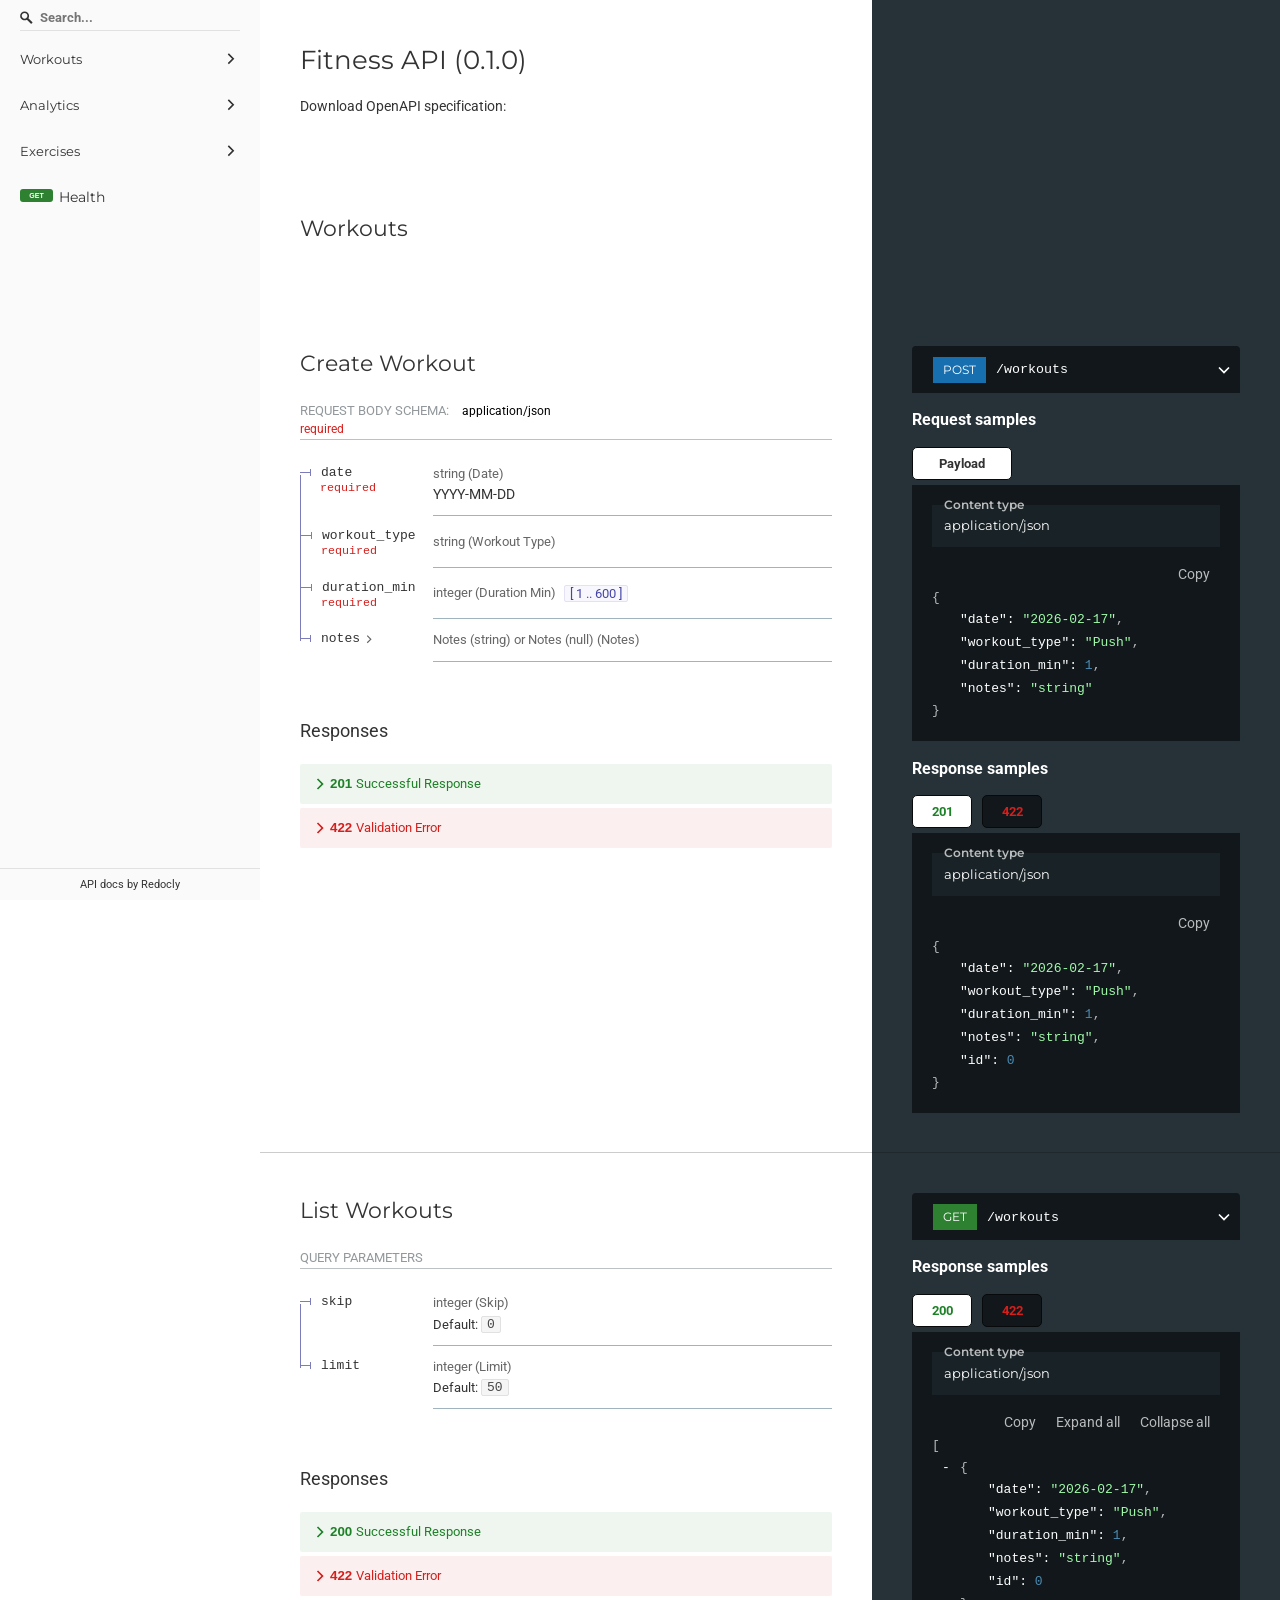
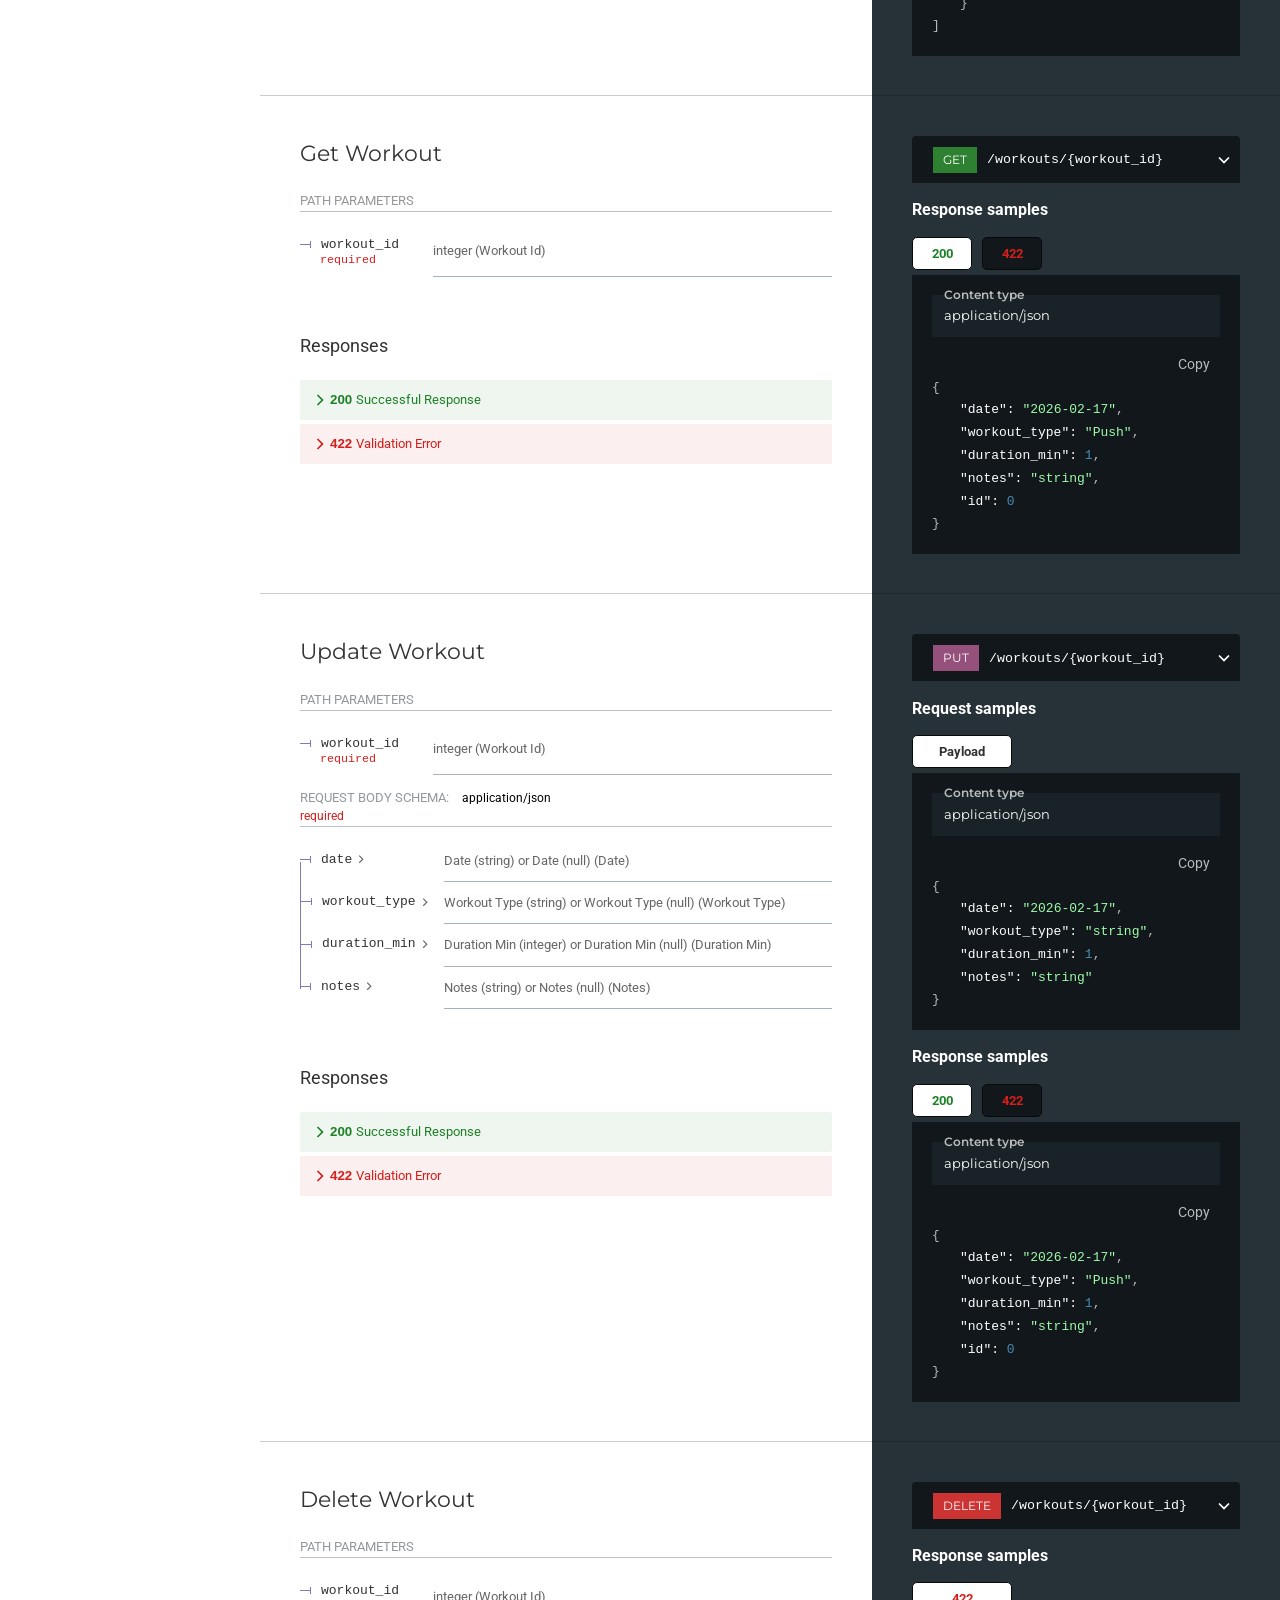
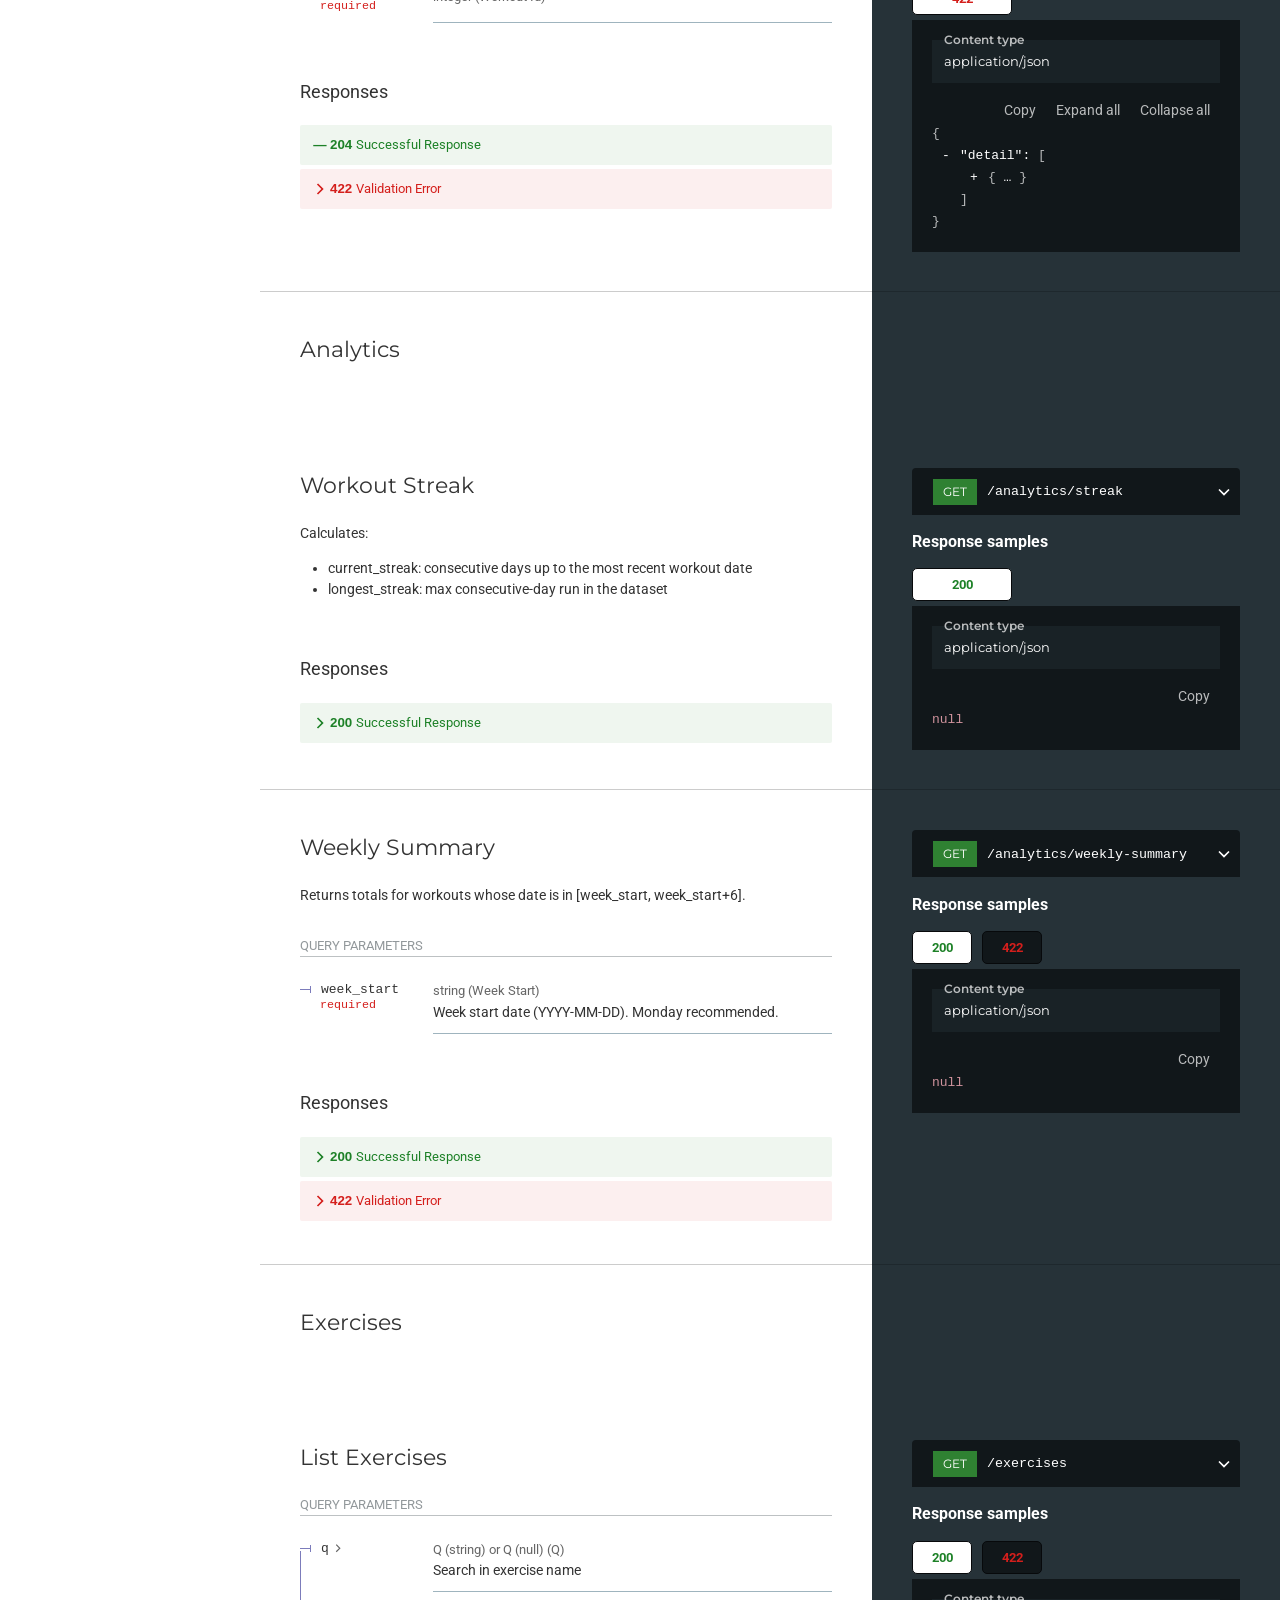
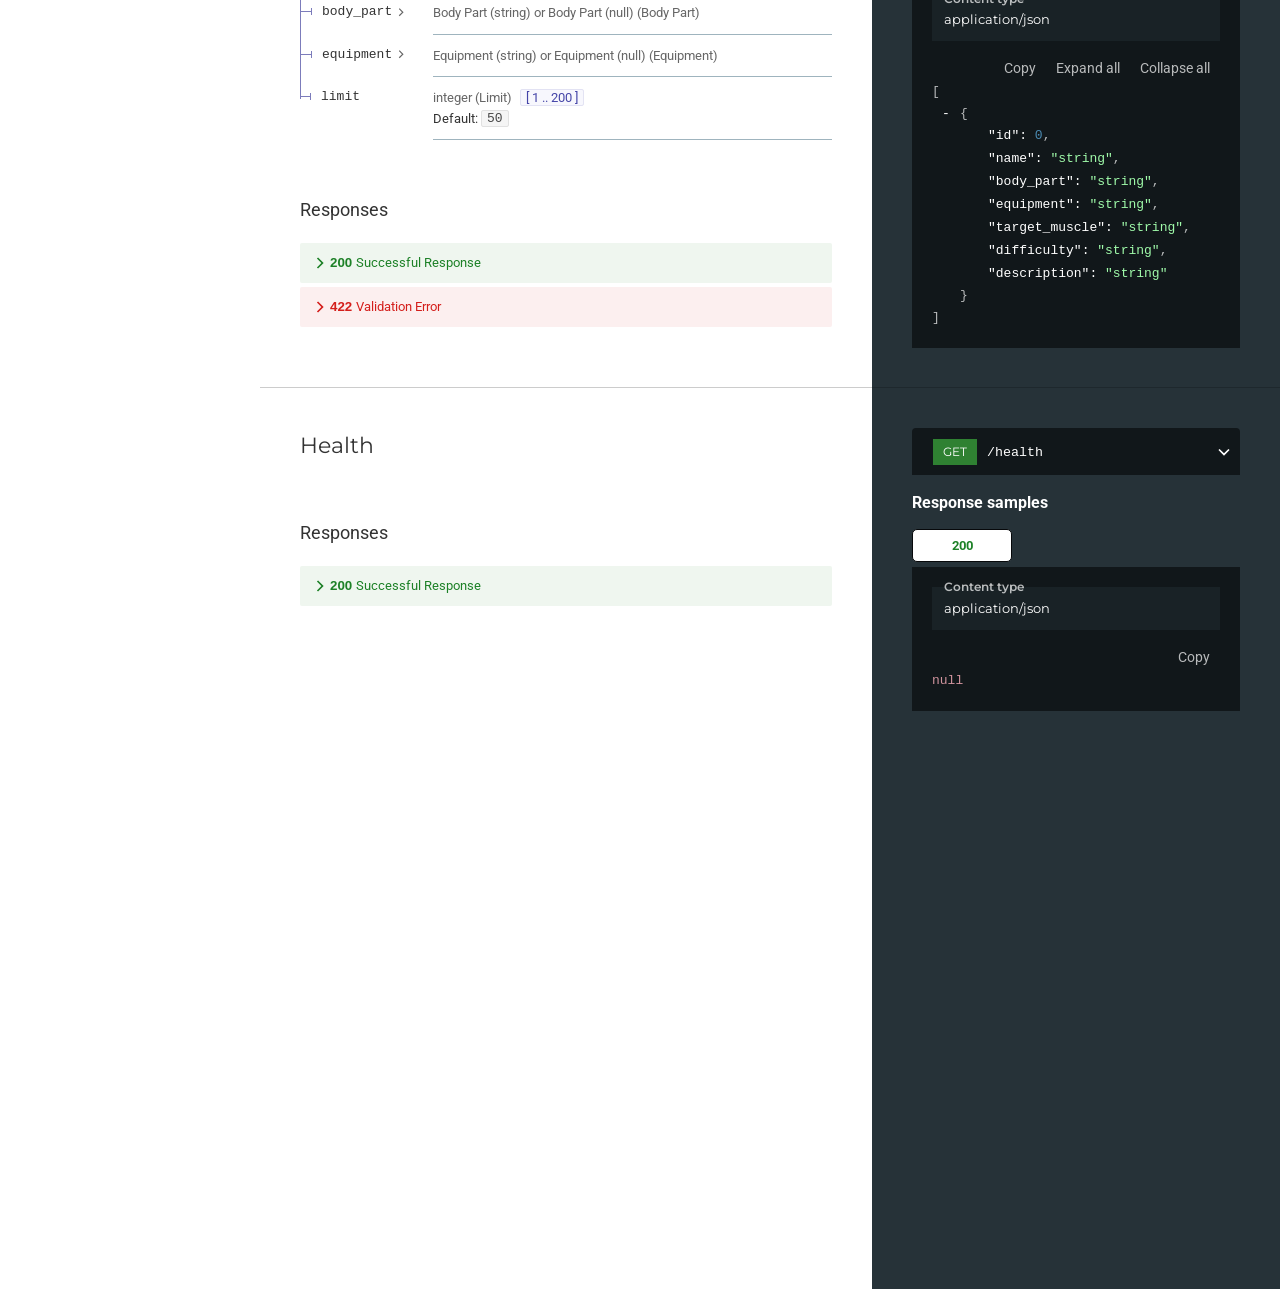
<file: api-docs.html>
<!DOCTYPE html>
<html>

<head>
  <meta charset="utf8" />
  <title>Fitness API</title>
  <!-- needed for adaptive design -->
  <meta name="viewport" content="width=device-width, initial-scale=1">
  <style>
    body {
      padding: 0;
      margin: 0;
    }
  </style>
  <script src="https://cdn.redocly.com/redoc/v2.5.1/bundles/redoc.standalone.js"></script><style data-styled="true" data-styled-version="6.3.9">.hoYmkG{width:calc(100% - 40%);padding:0 40px;}/*!sc*/
@media print,screen and (max-width: 75rem){.hoYmkG{width:100%;padding:40px 40px;}}/*!sc*/
data-styled.g4[id="sc-hLseeT"]{content:"hoYmkG,"}/*!sc*/
.eTiIZG{padding:40px 0;}/*!sc*/
.eTiIZG:last-child{min-height:calc(100vh + 1px);}/*!sc*/
.eTiIZG>.eTiIZG:last-child{min-height:initial;}/*!sc*/
@media print,screen and (max-width: 75rem){.eTiIZG{padding:0;}}/*!sc*/
.iUTsUN{padding:40px 0;position:relative;}/*!sc*/
.iUTsUN:last-child{min-height:calc(100vh + 1px);}/*!sc*/
.iUTsUN>.iUTsUN:last-child{min-height:initial;}/*!sc*/
@media print,screen and (max-width: 75rem){.iUTsUN{padding:0;}}/*!sc*/
.iUTsUN:not(:last-of-type):after{position:absolute;bottom:0;width:100%;display:block;content:'';border-bottom:1px solid rgba(0, 0, 0, 0.2);}/*!sc*/
data-styled.g5[id="sc-eDDNvO"]{content:"eTiIZG,iUTsUN,"}/*!sc*/
.dVngAA{width:40%;color:#ffffff;background-color:#263238;padding:0 40px;}/*!sc*/
@media print,screen and (max-width: 75rem){.dVngAA{width:100%;padding:40px 40px;}}/*!sc*/
data-styled.g6[id="sc-jTrPJt"]{content:"dVngAA,"}/*!sc*/
.fYLqku{background-color:#263238;}/*!sc*/
data-styled.g7[id="sc-gLDzao"]{content:"fYLqku,"}/*!sc*/
.cmAaWK{display:flex;width:100%;padding:0;}/*!sc*/
@media print,screen and (max-width: 75rem){.cmAaWK{flex-direction:column;}}/*!sc*/
data-styled.g8[id="sc-iAEyYj"]{content:"cmAaWK,"}/*!sc*/
.ePkAIL{font-family:Montserrat,sans-serif;font-weight:400;font-size:1.85714em;line-height:1.6em;color:#333333;}/*!sc*/
data-styled.g9[id="sc-fsQipe"]{content:"ePkAIL,"}/*!sc*/
.bcNKdh{font-family:Montserrat,sans-serif;font-weight:400;font-size:1.57143em;line-height:1.6em;color:#333333;margin:0 0 20px;}/*!sc*/
data-styled.g10[id="sc-qRumy"]{content:"bcNKdh,"}/*!sc*/
.dEbuTz{color:#ffffff;}/*!sc*/
data-styled.g12[id="sc-kFuwaQ"]{content:"dEbuTz,"}/*!sc*/
.fA-dGxt{border-bottom:1px solid rgba(38, 50, 56, 0.3);margin:1em 0 1em 0;color:rgba(38, 50, 56, 0.5);font-weight:normal;text-transform:uppercase;font-size:0.929em;line-height:20px;}/*!sc*/
data-styled.g13[id="sc-irTswZ"]{content:"fA-dGxt,"}/*!sc*/
.jSIqAu{cursor:pointer;margin-left:-20px;padding:0;line-height:1;width:20px;display:inline-block;outline:0;}/*!sc*/
.jSIqAu:before{content:'';width:15px;height:15px;background-size:contain;background-image:url('[data-uri]');opacity:0.5;visibility:hidden;display:inline-block;vertical-align:middle;}/*!sc*/
h1:hover>.jSIqAu::before,h2:hover>.jSIqAu::before,.jSIqAu:hover::before{visibility:visible;}/*!sc*/
data-styled.g14[id="sc-csCMJq"]{content:"jSIqAu,"}/*!sc*/
.cNCXIL{height:18px;width:18px;min-width:18px;vertical-align:middle;float:right;transition:transform 0.2s ease-out;transform:rotateZ(-90deg);}/*!sc*/
.dTZWxX{height:18px;width:18px;min-width:18px;vertical-align:middle;transition:transform 0.2s ease-out;transform:rotateZ(-90deg);}/*!sc*/
.iZiZiV{height:1.5em;width:1.5em;min-width:1.5em;vertical-align:middle;float:left;transition:transform 0.2s ease-out;transform:rotateZ(-90deg);}/*!sc*/
.iZiZiV polygon{fill:#1d8127;}/*!sc*/
.kiMFkB{height:1.5em;width:1.5em;min-width:1.5em;vertical-align:middle;float:left;transition:transform 0.2s ease-out;transform:rotateZ(-90deg);}/*!sc*/
.kiMFkB polygon{fill:#d41f1c;}/*!sc*/
.ivEQut{height:20px;width:20px;min-width:20px;vertical-align:middle;float:right;transition:transform 0.2s ease-out;transform:rotateZ(0);}/*!sc*/
.ivEQut polygon{fill:white;}/*!sc*/
data-styled.g15[id="sc-fbJfz"]{content:"cNCXIL,dTZWxX,iZiZiV,kiMFkB,ivEQut,"}/*!sc*/
.kddqHa{border-left:1px solid #7c7cbb;box-sizing:border-box;position:relative;padding:10px 10px 10px 0;}/*!sc*/
@media screen and (max-width: 50rem){.kddqHa{display:block;overflow:hidden;}}/*!sc*/
tr:first-of-type>.kddqHa,tr.last>.kddqHa{border-left-width:0;background-position:top left;background-repeat:no-repeat;background-size:1px 100%;}/*!sc*/
tr:first-of-type>.kddqHa{background-image:linear-gradient(
      to bottom,
      transparent 0%,
      transparent 22px,
      #7c7cbb 22px,
      #7c7cbb 100%
    );}/*!sc*/
tr.last>.kddqHa{background-image:linear-gradient(
      to bottom,
      #7c7cbb 0%,
      #7c7cbb 22px,
      transparent 22px,
      transparent 100%
    );}/*!sc*/
tr.last+tr>.kddqHa{border-left-color:transparent;}/*!sc*/
tr.last:first-child>.kddqHa{background:none;border-left-color:transparent;}/*!sc*/
data-styled.g18[id="sc-hAtEya"]{content:"kddqHa,"}/*!sc*/
.eIujjv{vertical-align:top;line-height:20px;white-space:nowrap;font-size:13px;font-family:Courier,monospace;}/*!sc*/
.eIujjv.deprecated{text-decoration:line-through;color:#707070;}/*!sc*/
data-styled.g20[id="sc-fGFwA-d"]{content:"eIujjv,"}/*!sc*/
.bmauLr{border-bottom:1px solid #9fb4be;padding:10px 0;width:75%;box-sizing:border-box;}/*!sc*/
tr.expanded .bmauLr{border-bottom:none;}/*!sc*/
@media screen and (max-width: 50rem){.bmauLr{padding:0 20px;border-bottom:none;border-left:1px solid #7c7cbb;}tr.last>.bmauLr{border-left:none;}}/*!sc*/
data-styled.g21[id="sc-blLsxE"]{content:"bmauLr,"}/*!sc*/
.bEKmDE{color:#7c7cbb;font-family:Courier,monospace;margin-right:10px;}/*!sc*/
.bEKmDE::before{content:'';display:inline-block;vertical-align:middle;width:10px;height:1px;background:#7c7cbb;}/*!sc*/
.bEKmDE::after{content:'';display:inline-block;vertical-align:middle;width:1px;background:#7c7cbb;height:7px;}/*!sc*/
data-styled.g22[id="sc-ieZDjf"]{content:"bEKmDE,"}/*!sc*/
.dybric{border-collapse:separate;border-radius:3px;font-size:14px;border-spacing:0;width:100%;}/*!sc*/
.dybric >tr{vertical-align:middle;}/*!sc*/
@media screen and (max-width: 50rem){.dybric{display:block;}.dybric >tr,.dybric >tbody>tr{display:block;}}/*!sc*/
@media screen and (max-width: 50rem) and (-ms-high-contrast:none){.dybric td{float:left;width:100%;}}/*!sc*/
.dybric .sc-dKfzgG,.dybric .sc-dKfzgG .sc-dKfzgG .sc-dKfzgG,.dybric .sc-dKfzgG .sc-dKfzgG .sc-dKfzgG .sc-dKfzgG .sc-dKfzgG{margin:1em;margin-right:0;background:#fafafa;}/*!sc*/
.dybric .sc-dKfzgG .sc-dKfzgG,.dybric .sc-dKfzgG .sc-dKfzgG .sc-dKfzgG .sc-dKfzgG,.dybric .sc-dKfzgG .sc-dKfzgG .sc-dKfzgG .sc-dKfzgG .sc-dKfzgG .sc-dKfzgG{background:#ffffff;}/*!sc*/
data-styled.g24[id="sc-hIqOWV"]{content:"dybric,"}/*!sc*/
.lbIFgo >ul{list-style:none;padding:0;margin:0;margin:0 -5px;}/*!sc*/
.lbIFgo >ul >li{padding:5px 10px;display:inline-block;background-color:#11171a;border-bottom:1px solid rgba(0, 0, 0, 0.5);cursor:pointer;text-align:center;outline:none;color:#ccc;margin:0 5px 5px 5px;border:1px solid #07090b;border-radius:5px;min-width:60px;font-size:0.9em;font-weight:bold;}/*!sc*/
.lbIFgo >ul >li.react-tabs__tab--selected{color:#333333;background:#ffffff;}/*!sc*/
.lbIFgo >ul >li.react-tabs__tab--selected:focus{outline:auto;}/*!sc*/
.lbIFgo >ul >li:only-child{flex:none;min-width:100px;}/*!sc*/
.lbIFgo >ul >li.tab-success{color:#1d8127;}/*!sc*/
.lbIFgo >ul >li.tab-redirect{color:#ffa500;}/*!sc*/
.lbIFgo >ul >li.tab-info{color:#87ceeb;}/*!sc*/
.lbIFgo >ul >li.tab-error{color:#d41f1c;}/*!sc*/
.lbIFgo >.react-tabs__tab-panel{background:#11171a;}/*!sc*/
.lbIFgo >.react-tabs__tab-panel>div,.lbIFgo >.react-tabs__tab-panel>pre{padding:20px;margin:0;}/*!sc*/
.lbIFgo >.react-tabs__tab-panel>div>pre{padding:0;}/*!sc*/
data-styled.g30[id="sc-cyRfQY"]{content:"lbIFgo,"}/*!sc*/
.dXXcln code[class*='language-'],.dXXcln pre[class*='language-']{text-shadow:0 -0.1em 0.2em black;text-align:left;white-space:pre;word-spacing:normal;word-break:normal;word-wrap:normal;line-height:1.5;-moz-tab-size:4;-o-tab-size:4;tab-size:4;-webkit-hyphens:none;-moz-hyphens:none;-ms-hyphens:none;hyphens:none;}/*!sc*/
@media print{.dXXcln code[class*='language-'],.dXXcln pre[class*='language-']{text-shadow:none;}}/*!sc*/
.dXXcln pre[class*='language-']{padding:1em;margin:0.5em 0;overflow:auto;}/*!sc*/
.dXXcln .token.comment,.dXXcln .token.prolog,.dXXcln .token.doctype,.dXXcln .token.cdata{color:hsl(30, 20%, 50%);}/*!sc*/
.dXXcln .token.punctuation{opacity:0.7;}/*!sc*/
.dXXcln .namespace{opacity:0.7;}/*!sc*/
.dXXcln .token.property,.dXXcln .token.tag,.dXXcln .token.number,.dXXcln .token.constant,.dXXcln .token.symbol{color:#4a8bb3;}/*!sc*/
.dXXcln .token.boolean{color:#e64441;}/*!sc*/
.dXXcln .token.selector,.dXXcln .token.attr-name,.dXXcln .token.string,.dXXcln .token.char,.dXXcln .token.builtin,.dXXcln .token.inserted{color:#a0fbaa;}/*!sc*/
.dXXcln .token.selector+a,.dXXcln .token.attr-name+a,.dXXcln .token.string+a,.dXXcln .token.char+a,.dXXcln .token.builtin+a,.dXXcln .token.inserted+a,.dXXcln .token.selector+a:visited,.dXXcln .token.attr-name+a:visited,.dXXcln .token.string+a:visited,.dXXcln .token.char+a:visited,.dXXcln .token.builtin+a:visited,.dXXcln .token.inserted+a:visited{color:#4ed2ba;text-decoration:underline;}/*!sc*/
.dXXcln .token.property.string{color:white;}/*!sc*/
.dXXcln .token.operator,.dXXcln .token.entity,.dXXcln .token.url,.dXXcln .token.variable{color:hsl(40, 90%, 60%);}/*!sc*/
.dXXcln .token.atrule,.dXXcln .token.attr-value,.dXXcln .token.keyword{color:hsl(350, 40%, 70%);}/*!sc*/
.dXXcln .token.regex,.dXXcln .token.important{color:#e90;}/*!sc*/
.dXXcln .token.important,.dXXcln .token.bold{font-weight:bold;}/*!sc*/
.dXXcln .token.italic{font-style:italic;}/*!sc*/
.dXXcln .token.entity{cursor:help;}/*!sc*/
.dXXcln .token.deleted{color:red;}/*!sc*/
data-styled.g32[id="sc-iKGpAq"]{content:"dXXcln,"}/*!sc*/
.btblAa{opacity:0.7;transition:opacity 0.3s ease;text-align:right;}/*!sc*/
.btblAa:focus-within{opacity:1;}/*!sc*/
.btblAa >button{background-color:transparent;border:0;color:inherit;padding:2px 10px;font-family:Roboto,sans-serif;font-size:14px;line-height:1.5em;cursor:pointer;outline:0;}/*!sc*/
.btblAa >button :hover,.btblAa >button :focus{background:rgba(255, 255, 255, 0.1);}/*!sc*/
data-styled.g33[id="sc-gjTGSz"]{content:"btblAa,"}/*!sc*/
.bNwKoT{position:relative;}/*!sc*/
data-styled.g37[id="sc-kMrHXi"]{content:"bNwKoT,"}/*!sc*/
.bzXJk{margin-left:10px;text-transform:none;font-size:0.929em;color:black;}/*!sc*/
data-styled.g41[id="sc-gXSCqT"]{content:"bzXJk,"}/*!sc*/
.dHaogz{font-family:Roboto,sans-serif;font-weight:400;line-height:1.5em;}/*!sc*/
.dHaogz p:last-child{margin-bottom:0;}/*!sc*/
.dHaogz h1{font-family:Montserrat,sans-serif;font-weight:400;font-size:1.85714em;line-height:1.6em;color:#32329f;margin-top:0;}/*!sc*/
.dHaogz h2{font-family:Montserrat,sans-serif;font-weight:400;font-size:1.57143em;line-height:1.6em;color:#333333;}/*!sc*/
.dHaogz code{color:#e53935;background-color:rgba(38, 50, 56, 0.05);font-family:Courier,monospace;border-radius:2px;border:1px solid rgba(38, 50, 56, 0.1);padding:0 5px;font-size:13px;font-weight:400;word-break:break-word;}/*!sc*/
.dHaogz pre{font-family:Courier,monospace;white-space:pre;background-color:#11171a;color:white;padding:20px;overflow-x:auto;line-height:normal;border-radius:0;border:1px solid rgba(38, 50, 56, 0.1);}/*!sc*/
.dHaogz pre code{background-color:transparent;color:white;padding:0;}/*!sc*/
.dHaogz pre code:before,.dHaogz pre code:after{content:none;}/*!sc*/
.dHaogz blockquote{margin:0;margin-bottom:1em;padding:0 15px;color:#777;border-left:4px solid #ddd;}/*!sc*/
.dHaogz img{max-width:100%;box-sizing:content-box;}/*!sc*/
.dHaogz ul,.dHaogz ol{padding-left:2em;margin:0;margin-bottom:1em;}/*!sc*/
.dHaogz ul ul,.dHaogz ol ul,.dHaogz ul ol,.dHaogz ol ol{margin-bottom:0;margin-top:0;}/*!sc*/
.dHaogz table{display:block;width:100%;overflow:auto;word-break:normal;word-break:keep-all;border-collapse:collapse;border-spacing:0;margin-top:1.5em;margin-bottom:1.5em;}/*!sc*/
.dHaogz table tr{background-color:#fff;border-top:1px solid #ccc;}/*!sc*/
.dHaogz table tr:nth-child(2n){background-color:#fafafa;}/*!sc*/
.dHaogz table th,.dHaogz table td{padding:6px 13px;border:1px solid #ddd;}/*!sc*/
.dHaogz table th{text-align:left;font-weight:bold;}/*!sc*/
.dHaogz .share-link{cursor:pointer;margin-left:-20px;padding:0;line-height:1;width:20px;display:inline-block;outline:0;}/*!sc*/
.dHaogz .share-link:before{content:'';width:15px;height:15px;background-size:contain;background-image:url('[data-uri]');opacity:0.5;visibility:hidden;display:inline-block;vertical-align:middle;}/*!sc*/
.dHaogz h1:hover>.share-link::before,.dHaogz h2:hover>.share-link::before,.dHaogz .share-link:hover::before{visibility:visible;}/*!sc*/
.dHaogz a{text-decoration:auto;color:#32329f;}/*!sc*/
.dHaogz a:visited{color:#32329f;}/*!sc*/
.dHaogz a:hover{color:#6868cf;text-decoration:auto;}/*!sc*/
.cFvDiF{font-family:Roboto,sans-serif;font-weight:400;line-height:1.5em;}/*!sc*/
.cFvDiF p:last-child{margin-bottom:0;}/*!sc*/
.cFvDiF p:first-child{margin-top:0;}/*!sc*/
.cFvDiF p:last-child{margin-bottom:0;}/*!sc*/
.cFvDiF h1{font-family:Montserrat,sans-serif;font-weight:400;font-size:1.85714em;line-height:1.6em;color:#32329f;margin-top:0;}/*!sc*/
.cFvDiF h2{font-family:Montserrat,sans-serif;font-weight:400;font-size:1.57143em;line-height:1.6em;color:#333333;}/*!sc*/
.cFvDiF code{color:#e53935;background-color:rgba(38, 50, 56, 0.05);font-family:Courier,monospace;border-radius:2px;border:1px solid rgba(38, 50, 56, 0.1);padding:0 5px;font-size:13px;font-weight:400;word-break:break-word;}/*!sc*/
.cFvDiF pre{font-family:Courier,monospace;white-space:pre;background-color:#11171a;color:white;padding:20px;overflow-x:auto;line-height:normal;border-radius:0;border:1px solid rgba(38, 50, 56, 0.1);}/*!sc*/
.cFvDiF pre code{background-color:transparent;color:white;padding:0;}/*!sc*/
.cFvDiF pre code:before,.cFvDiF pre code:after{content:none;}/*!sc*/
.cFvDiF blockquote{margin:0;margin-bottom:1em;padding:0 15px;color:#777;border-left:4px solid #ddd;}/*!sc*/
.cFvDiF img{max-width:100%;box-sizing:content-box;}/*!sc*/
.cFvDiF ul,.cFvDiF ol{padding-left:2em;margin:0;margin-bottom:1em;}/*!sc*/
.cFvDiF ul ul,.cFvDiF ol ul,.cFvDiF ul ol,.cFvDiF ol ol{margin-bottom:0;margin-top:0;}/*!sc*/
.cFvDiF table{display:block;width:100%;overflow:auto;word-break:normal;word-break:keep-all;border-collapse:collapse;border-spacing:0;margin-top:1.5em;margin-bottom:1.5em;}/*!sc*/
.cFvDiF table tr{background-color:#fff;border-top:1px solid #ccc;}/*!sc*/
.cFvDiF table tr:nth-child(2n){background-color:#fafafa;}/*!sc*/
.cFvDiF table th,.cFvDiF table td{padding:6px 13px;border:1px solid #ddd;}/*!sc*/
.cFvDiF table th{text-align:left;font-weight:bold;}/*!sc*/
.cFvDiF .share-link{cursor:pointer;margin-left:-20px;padding:0;line-height:1;width:20px;display:inline-block;outline:0;}/*!sc*/
.cFvDiF .share-link:before{content:'';width:15px;height:15px;background-size:contain;background-image:url('[data-uri]');opacity:0.5;visibility:hidden;display:inline-block;vertical-align:middle;}/*!sc*/
.cFvDiF h1:hover>.share-link::before,.cFvDiF h2:hover>.share-link::before,.cFvDiF .share-link:hover::before{visibility:visible;}/*!sc*/
.cFvDiF a{text-decoration:auto;color:#32329f;}/*!sc*/
.cFvDiF a:visited{color:#32329f;}/*!sc*/
.cFvDiF a:hover{color:#6868cf;text-decoration:auto;}/*!sc*/
.fTBBlJ{font-family:Roboto,sans-serif;font-weight:400;line-height:1.5em;}/*!sc*/
.fTBBlJ p:last-child{margin-bottom:0;}/*!sc*/
.fTBBlJ p:first-child{margin-top:0;}/*!sc*/
.fTBBlJ p:last-child{margin-bottom:0;}/*!sc*/
.fTBBlJ p{display:inline-block;}/*!sc*/
.fTBBlJ h1{font-family:Montserrat,sans-serif;font-weight:400;font-size:1.85714em;line-height:1.6em;color:#32329f;margin-top:0;}/*!sc*/
.fTBBlJ h2{font-family:Montserrat,sans-serif;font-weight:400;font-size:1.57143em;line-height:1.6em;color:#333333;}/*!sc*/
.fTBBlJ code{color:#e53935;background-color:rgba(38, 50, 56, 0.05);font-family:Courier,monospace;border-radius:2px;border:1px solid rgba(38, 50, 56, 0.1);padding:0 5px;font-size:13px;font-weight:400;word-break:break-word;}/*!sc*/
.fTBBlJ pre{font-family:Courier,monospace;white-space:pre;background-color:#11171a;color:white;padding:20px;overflow-x:auto;line-height:normal;border-radius:0;border:1px solid rgba(38, 50, 56, 0.1);}/*!sc*/
.fTBBlJ pre code{background-color:transparent;color:white;padding:0;}/*!sc*/
.fTBBlJ pre code:before,.fTBBlJ pre code:after{content:none;}/*!sc*/
.fTBBlJ blockquote{margin:0;margin-bottom:1em;padding:0 15px;color:#777;border-left:4px solid #ddd;}/*!sc*/
.fTBBlJ img{max-width:100%;box-sizing:content-box;}/*!sc*/
.fTBBlJ ul,.fTBBlJ ol{padding-left:2em;margin:0;margin-bottom:1em;}/*!sc*/
.fTBBlJ ul ul,.fTBBlJ ol ul,.fTBBlJ ul ol,.fTBBlJ ol ol{margin-bottom:0;margin-top:0;}/*!sc*/
.fTBBlJ table{display:block;width:100%;overflow:auto;word-break:normal;word-break:keep-all;border-collapse:collapse;border-spacing:0;margin-top:1.5em;margin-bottom:1.5em;}/*!sc*/
.fTBBlJ table tr{background-color:#fff;border-top:1px solid #ccc;}/*!sc*/
.fTBBlJ table tr:nth-child(2n){background-color:#fafafa;}/*!sc*/
.fTBBlJ table th,.fTBBlJ table td{padding:6px 13px;border:1px solid #ddd;}/*!sc*/
.fTBBlJ table th{text-align:left;font-weight:bold;}/*!sc*/
.fTBBlJ .share-link{cursor:pointer;margin-left:-20px;padding:0;line-height:1;width:20px;display:inline-block;outline:0;}/*!sc*/
.fTBBlJ .share-link:before{content:'';width:15px;height:15px;background-size:contain;background-image:url('[data-uri]');opacity:0.5;visibility:hidden;display:inline-block;vertical-align:middle;}/*!sc*/
.fTBBlJ h1:hover>.share-link::before,.fTBBlJ h2:hover>.share-link::before,.fTBBlJ .share-link:hover::before{visibility:visible;}/*!sc*/
.fTBBlJ a{text-decoration:auto;color:#32329f;}/*!sc*/
.fTBBlJ a:visited{color:#32329f;}/*!sc*/
.fTBBlJ a:hover{color:#6868cf;text-decoration:auto;}/*!sc*/
data-styled.g42[id="sc-cCYyou"]{content:"dHaogz,cFvDiF,fTBBlJ,"}/*!sc*/
.dkmSdy{display:inline;}/*!sc*/
data-styled.g43[id="sc-cjERFZ"]{content:"dkmSdy,"}/*!sc*/
.fJsoyS{position:relative;}/*!sc*/
data-styled.g44[id="sc-jegxcw"]{content:"fJsoyS,"}/*!sc*/
.iLjyyA:hover>.sc-gjTGSz{opacity:1;}/*!sc*/
data-styled.g49[id="sc-cRZddz"]{content:"iLjyyA,"}/*!sc*/
.jKIGwd{font-family:Courier,monospace;font-size:13px;white-space:pre;contain:content;overflow-x:auto;}/*!sc*/
.jKIGwd .redoc-json code>.collapser{display:none;pointer-events:none;}/*!sc*/
.jKIGwd .callback-function{color:gray;}/*!sc*/
.jKIGwd .collapser:after{content:'-';cursor:pointer;}/*!sc*/
.jKIGwd .collapsed>.collapser:after{content:'+';cursor:pointer;}/*!sc*/
.jKIGwd .ellipsis:after{content:' … ';}/*!sc*/
.jKIGwd .collapsible{margin-left:2em;}/*!sc*/
.jKIGwd .hoverable{padding-top:1px;padding-bottom:1px;padding-left:2px;padding-right:2px;border-radius:2px;}/*!sc*/
.jKIGwd .hovered{background-color:rgba(235, 238, 249, 1);}/*!sc*/
.jKIGwd .collapser{background-color:transparent;border:0;color:#fff;font-family:Courier,monospace;font-size:13px;padding-right:6px;padding-left:6px;padding-top:0;padding-bottom:0;display:flex;align-items:center;justify-content:center;width:15px;height:15px;position:absolute;top:4px;left:-1.5em;cursor:default;user-select:none;-webkit-user-select:none;padding:2px;}/*!sc*/
.jKIGwd .collapser:focus{outline-color:#fff;outline-style:dotted;outline-width:1px;}/*!sc*/
.jKIGwd ul{list-style-type:none;padding:0px;margin:0px 0px 0px 26px;}/*!sc*/
.jKIGwd li{position:relative;display:block;}/*!sc*/
.jKIGwd .hoverable{display:inline-block;}/*!sc*/
.jKIGwd .selected{outline-style:solid;outline-width:1px;outline-style:dotted;}/*!sc*/
.jKIGwd .collapsed>.collapsible{display:none;}/*!sc*/
.jKIGwd .ellipsis{display:none;}/*!sc*/
.jKIGwd .collapsed>.ellipsis{display:inherit;}/*!sc*/
data-styled.g50[id="sc-jMAIzW"]{content:"jKIGwd,"}/*!sc*/
.eMpCUl{padding:0.9em;background-color:rgba(38,50,56,0.4);margin:0 0 10px 0;display:block;font-family:Montserrat,sans-serif;font-size:0.929em;line-height:1.5em;}/*!sc*/
data-styled.g51[id="sc-dQelHO"]{content:"eMpCUl,"}/*!sc*/
.ccmcKc{font-family:Montserrat,sans-serif;font-size:12px;position:absolute;z-index:1;top:-11px;left:12px;font-weight:600;color:rgba(255,255,255,0.7);}/*!sc*/
data-styled.g52[id="sc-bCDidX"]{content:"ccmcKc,"}/*!sc*/
.gpxHhK{position:relative;}/*!sc*/
data-styled.g53[id="sc-cPlDXk"]{content:"gpxHhK,"}/*!sc*/
.ksuOBo{margin-top:15px;}/*!sc*/
data-styled.g56[id="sc-hVkBjf"]{content:"ksuOBo,"}/*!sc*/
.bXwTFl.deprecated span.property-name{text-decoration:line-through;color:#707070;}/*!sc*/
.bXwTFl button{background-color:transparent;border:0;outline:0;font-size:13px;font-family:Courier,monospace;cursor:pointer;padding:0;color:#333333;}/*!sc*/
.bXwTFl button:focus{font-weight:600;}/*!sc*/
.bXwTFl .sc-fbJfz{height:1.1em;width:1.1em;}/*!sc*/
.bXwTFl .sc-fbJfz polygon{fill:#666;}/*!sc*/
data-styled.g57[id="sc-jhSXcs"]{content:"bXwTFl,"}/*!sc*/
.bPAaet{vertical-align:middle;font-size:13px;line-height:20px;}/*!sc*/
data-styled.g58[id="sc-gUrTyB"]{content:"bPAaet,"}/*!sc*/
.UMvzF{color:rgba(102,102,102,0.9);}/*!sc*/
data-styled.g59[id="sc-kZGvTq"]{content:"UMvzF,"}/*!sc*/
.fEQrHJ{color:#666;}/*!sc*/
data-styled.g60[id="sc-iMfspz"]{content:"fEQrHJ,"}/*!sc*/
.kEFcTG{color:#666;word-break:break-word;}/*!sc*/
data-styled.g61[id="sc-jfSnVt"]{content:"kEFcTG,"}/*!sc*/
.boAHLn{color:#d41f1c;font-size:0.9em;font-weight:normal;margin-left:20px;line-height:1;}/*!sc*/
data-styled.g62[id="sc-eKYjSU"]{content:"boAHLn,"}/*!sc*/
.eShQxX{border-radius:2px;word-break:break-word;background-color:rgba(51,51,51,0.05);color:rgba(51,51,51,0.9);padding:0 5px;border:1px solid rgba(51,51,51,0.1);font-family:Courier,monospace;}/*!sc*/
.sc-ldFCYc+.sc-ldFCYc{margin-left:0;}/*!sc*/
data-styled.g66[id="sc-ldFCYc"]{content:"eShQxX,"}/*!sc*/
.iWTprB{border-radius:2px;background-color:rgba(104,104,207,0.05);color:rgba(50,50,159,0.9);margin:0 5px;padding:0 5px;border:1px solid rgba(50,50,159,0.1);}/*!sc*/
.sc-cmEaii+.sc-cmEaii{margin-left:0;}/*!sc*/
data-styled.g68[id="sc-cmEaii"]{content:"iWTprB,"}/*!sc*/
.bSStQp{margin-top:0;margin-bottom:0.5em;}/*!sc*/
data-styled.g92[id="sc-crPCXn"]{content:"bSStQp,"}/*!sc*/
.FLoTo{width:9ex;display:inline-block;height:13px;line-height:13px;background-color:#333;border-radius:3px;background-repeat:no-repeat;background-position:6px 4px;font-size:7px;font-family:Verdana,sans-serif;color:white;text-transform:uppercase;text-align:center;font-weight:bold;vertical-align:middle;margin-right:6px;margin-top:2px;}/*!sc*/
.FLoTo.get{background-color:#2F8132;}/*!sc*/
.FLoTo.post{background-color:#186FAF;}/*!sc*/
.FLoTo.put{background-color:#95507c;}/*!sc*/
.FLoTo.options{background-color:#947014;}/*!sc*/
.FLoTo.patch{background-color:#bf581d;}/*!sc*/
.FLoTo.delete{background-color:#cc3333;}/*!sc*/
.FLoTo.basic{background-color:#707070;}/*!sc*/
.FLoTo.link{background-color:#07818F;}/*!sc*/
.FLoTo.head{background-color:#A23DAD;}/*!sc*/
.FLoTo.hook{background-color:#32329f;}/*!sc*/
.FLoTo.schema{background-color:#707070;}/*!sc*/
data-styled.g100[id="sc-YtoFD"]{content:"FLoTo,"}/*!sc*/
.fpIsZT{margin:0;padding:0;}/*!sc*/
.fpIsZT:first-child{padding-bottom:32px;}/*!sc*/
.sc-imaUOy .sc-imaUOy{font-size:0.929em;}/*!sc*/
.cjNZVC{margin:0;padding:0;display:none;}/*!sc*/
.cjNZVC:first-child{padding-bottom:32px;}/*!sc*/
.sc-imaUOy .sc-imaUOy{font-size:0.929em;}/*!sc*/
data-styled.g101[id="sc-imaUOy"]{content:"fpIsZT,cjNZVC,"}/*!sc*/
.cVgssJ{list-style:none inside none;overflow:hidden;text-overflow:ellipsis;padding:0;}/*!sc*/
data-styled.g102[id="sc-vjKnv"]{content:"cVgssJ,"}/*!sc*/
.YJdNS{cursor:pointer;color:#333333;margin:0;padding:12.5px 20px;display:flex;justify-content:space-between;font-family:Montserrat,sans-serif;font-size:0.929em;text-transform:none;background-color:#fafafa;}/*!sc*/
.YJdNS:hover{color:#32329f;background-color:#e1e1e1;}/*!sc*/
.YJdNS .sc-fbJfz{height:1.5em;width:1.5em;}/*!sc*/
.YJdNS .sc-fbJfz polygon{fill:#333333;}/*!sc*/
.fUjfPA{cursor:pointer;color:#333333;margin:0;padding:12.5px 20px;display:flex;justify-content:space-between;font-family:Montserrat,sans-serif;background-color:#fafafa;}/*!sc*/
.fUjfPA:hover{color:#32329f;background-color:#ededed;}/*!sc*/
.fUjfPA .sc-fbJfz{height:1.5em;width:1.5em;}/*!sc*/
.fUjfPA .sc-fbJfz polygon{fill:#333333;}/*!sc*/
data-styled.g103[id="sc-bjMMwc"]{content:"YJdNS,fUjfPA,"}/*!sc*/
.jZTjzp{display:inline-block;vertical-align:middle;width:calc(100% - 38px);overflow:hidden;text-overflow:ellipsis;}/*!sc*/
data-styled.g104[id="sc-eIrltV"]{content:"jZTjzp,"}/*!sc*/
.jKUIUi{font-size:0.8em;margin-top:10px;text-align:center;position:fixed;width:260px;bottom:0;background:#fafafa;}/*!sc*/
.jKUIUi a,.jKUIUi a:visited,.jKUIUi a:hover{color:#333333!important;padding:5px 0;border-top:1px solid #e1e1e1;text-decoration:none;display:flex;align-items:center;justify-content:center;}/*!sc*/
.jKUIUi img{width:15px;margin-right:5px;}/*!sc*/
@media screen and (max-width: 50rem){.jKUIUi{width:100%;}}/*!sc*/
data-styled.g105[id="sc-hAYhfO"]{content:"jKUIUi,"}/*!sc*/
.dHdMVa{cursor:pointer;position:relative;margin-bottom:5px;}/*!sc*/
data-styled.g111[id="sc-fYzRkH"]{content:"dHdMVa,"}/*!sc*/
.dkiPkt{font-family:Courier,monospace;margin-left:10px;flex:1;overflow-x:hidden;text-overflow:ellipsis;}/*!sc*/
data-styled.g112[id="sc-GJyyy"]{content:"dkiPkt,"}/*!sc*/
.iWrBta{outline:0;color:inherit;width:100%;text-align:left;cursor:pointer;padding:10px 30px 10px 20px;border-radius:4px 4px 0 0;background-color:#11171a;display:flex;white-space:nowrap;align-items:center;border:1px solid transparent;border-bottom:0;transition:border-color 0.25s ease;}/*!sc*/
.iWrBta ..sc-GJyyy{color:#ffffff;}/*!sc*/
.iWrBta:focus{box-shadow:inset 0 2px 2px rgba(0, 0, 0, 0.45),0 2px 0 rgba(128, 128, 128, 0.25);}/*!sc*/
data-styled.g113[id="sc-jYvNnh"]{content:"iWrBta,"}/*!sc*/
.ejslkd{font-size:0.929em;line-height:20px;background-color:#186FAF;color:#ffffff;padding:3px 10px;text-transform:uppercase;font-family:Montserrat,sans-serif;margin:0;}/*!sc*/
.kCsPwr{font-size:0.929em;line-height:20px;background-color:#2F8132;color:#ffffff;padding:3px 10px;text-transform:uppercase;font-family:Montserrat,sans-serif;margin:0;}/*!sc*/
.nSByO{font-size:0.929em;line-height:20px;background-color:#95507c;color:#ffffff;padding:3px 10px;text-transform:uppercase;font-family:Montserrat,sans-serif;margin:0;}/*!sc*/
.kKFqOf{font-size:0.929em;line-height:20px;background-color:#cc3333;color:#ffffff;padding:3px 10px;text-transform:uppercase;font-family:Montserrat,sans-serif;margin:0;}/*!sc*/
data-styled.g114[id="sc-eGFuAY"]{content:"ejslkd,kCsPwr,nSByO,kKFqOf,"}/*!sc*/
.dplsyJ{position:absolute;width:100%;z-index:100;background:#fafafa;color:#263238;box-sizing:border-box;box-shadow:0 0 6px rgba(0, 0, 0, 0.33);overflow:hidden;border-bottom-left-radius:4px;border-bottom-right-radius:4px;transition:all 0.25s ease;visibility:hidden;transform:translateY(-50%) scaleY(0);}/*!sc*/
data-styled.g115[id="sc-fnxdBX"]{content:"dplsyJ,"}/*!sc*/
.cNCbuV{padding:10px;}/*!sc*/
data-styled.g116[id="sc-llcuoK"]{content:"cNCbuV,"}/*!sc*/
.eobUac{padding:5px;border:1px solid #ccc;background:#fff;word-break:break-all;color:#32329f;}/*!sc*/
.eobUac >span{color:#333333;}/*!sc*/
data-styled.g117[id="sc-jnsZEx"]{content:"eobUac,"}/*!sc*/
.iuCmqI{text-transform:lowercase;margin-left:0;line-height:1.5em;}/*!sc*/
data-styled.g118[id="sc-dVCGSo"]{content:"iuCmqI,"}/*!sc*/
.brztng{display:block;border:0;width:100%;text-align:left;padding:10px;border-radius:2px;margin-bottom:4px;line-height:1.5em;cursor:pointer;color:#1d8127;background-color:rgba(29,129,39,0.07);}/*!sc*/
.brztng:focus{outline:auto #1d8127;}/*!sc*/
.fvWYOy{display:block;border:0;width:100%;text-align:left;padding:10px;border-radius:2px;margin-bottom:4px;line-height:1.5em;cursor:pointer;color:#d41f1c;background-color:rgba(212,31,28,0.07);}/*!sc*/
.fvWYOy:focus{outline:auto #d41f1c;}/*!sc*/
.gQivdi{display:block;border:0;width:100%;text-align:left;padding:10px;border-radius:2px;margin-bottom:4px;line-height:1.5em;cursor:pointer;color:#1d8127;background-color:rgba(29,129,39,0.07);cursor:default;}/*!sc*/
.gQivdi:focus{outline:auto #1d8127;}/*!sc*/
.gQivdi::before{content:"—";font-weight:bold;width:1.5em;text-align:center;display:inline-block;vertical-align:top;}/*!sc*/
.gQivdi:focus{outline:0;}/*!sc*/
data-styled.g120[id="sc-caslwi"]{content:"brztng,fvWYOy,gQivdi,"}/*!sc*/
.jJkGwY{vertical-align:top;}/*!sc*/
data-styled.g123[id="sc-fYaxgW"]{content:"jJkGwY,"}/*!sc*/
.hsJdXF{font-size:1.3em;padding:0.2em 0;margin:3em 0 1.1em;color:#333333;font-weight:normal;}/*!sc*/
data-styled.g124[id="sc-fJjTez"]{content:"hsJdXF,"}/*!sc*/
.dUdgLx{margin-bottom:30px;}/*!sc*/
data-styled.g129[id="sc-iERabE"]{content:"dUdgLx,"}/*!sc*/
.dKxKge{user-select:none;width:20px;height:20px;align-self:center;display:flex;flex-direction:column;color:#32329f;}/*!sc*/
data-styled.g130[id="sc-iqavZh"]{content:"dKxKge,"}/*!sc*/
.kBSkUl{width:260px;background-color:#fafafa;overflow:hidden;display:flex;flex-direction:column;backface-visibility:hidden;height:100vh;position:sticky;position:-webkit-sticky;top:0;}/*!sc*/
@media screen and (max-width: 50rem){.kBSkUl{position:fixed;z-index:20;width:100%;background:#fafafa;display:none;}}/*!sc*/
@media print{.kBSkUl{display:none;}}/*!sc*/
data-styled.g131[id="sc-eXHjA-d"]{content:"kBSkUl,"}/*!sc*/
.laYfRb{outline:none;user-select:none;background-color:#f2f2f2;color:#32329f;display:none;cursor:pointer;position:fixed;right:20px;z-index:100;border-radius:50%;box-shadow:0 0 20px rgba(0, 0, 0, 0.3);bottom:44px;width:60px;height:60px;padding:0 20px;}/*!sc*/
@media screen and (max-width: 50rem){.laYfRb{display:flex;}}/*!sc*/
.laYfRb svg{color:#0065FB;}/*!sc*/
@media print{.laYfRb{display:none;}}/*!sc*/
data-styled.g132[id="sc-kVmAmQ"]{content:"laYfRb,"}/*!sc*/
.gRgPoG{font-family:Roboto,sans-serif;font-size:14px;font-weight:400;line-height:1.5em;color:#333333;display:flex;position:relative;text-align:left;-webkit-font-smoothing:antialiased;font-smoothing:antialiased;text-rendering:optimizeSpeed!important;tap-highlight-color:rgba(0, 0, 0, 0);text-size-adjust:100%;}/*!sc*/
.gRgPoG *{box-sizing:border-box;-webkit-tap-highlight-color:rgba(255, 255, 255, 0);}/*!sc*/
data-styled.g133[id="sc-dxnOzf"]{content:"gRgPoG,"}/*!sc*/
.gfWNtA{z-index:1;position:relative;overflow:hidden;width:calc(100% - 260px);contain:layout;}/*!sc*/
@media print,screen and (max-width: 50rem){.gfWNtA{width:100%;}}/*!sc*/
data-styled.g134[id="sc-juTflS"]{content:"gfWNtA,"}/*!sc*/
.jYOHCb{background:#263238;position:absolute;top:0;bottom:0;right:0;width:calc((100% - 260px) * 0.4);}/*!sc*/
@media print,screen and (max-width: 75rem){.jYOHCb{display:none;}}/*!sc*/
data-styled.g135[id="sc-emEvRt"]{content:"jYOHCb,"}/*!sc*/
.ijJYzO{padding:5px 0;}/*!sc*/
data-styled.g136[id="sc-kkjMEg"]{content:"ijJYzO,"}/*!sc*/
.kOlXdP{width:calc(100% - 40px);box-sizing:border-box;margin:0 20px;padding:5px 10px 5px 20px;border:0;border-bottom:1px solid #e1e1e1;font-family:Roboto,sans-serif;font-weight:bold;font-size:13px;color:#333333;background-color:transparent;outline:none;}/*!sc*/
data-styled.g137[id="sc-cMlaQv"]{content:"kOlXdP,"}/*!sc*/
.gtHWGb{position:absolute;left:20px;height:1.8em;width:0.9em;}/*!sc*/
.gtHWGb path{fill:#333333;}/*!sc*/
data-styled.g138[id="sc-iJQrDi"]{content:"gtHWGb,"}/*!sc*/
</style>
  <link href="https://fonts.googleapis.com/css?family=Montserrat:300,400,700|Roboto:300,400,700" rel="stylesheet">
</head>

<body>
  
      <div id="redoc"><div class="sc-dxnOzf gRgPoG redoc-wrap"><div class="sc-eXHjA-d kBSkUl menu-content" style="top:0px;height:calc(100vh - 0px)"><div role="search" class="sc-kkjMEg ijJYzO"><svg class="sc-iJQrDi gtHWGb search-icon" version="1.1" viewBox="0 0 1000 1000" x="0px" xmlns="http://www.w3.org/2000/svg" y="0px"><path d="M968.2,849.4L667.3,549c83.9-136.5,66.7-317.4-51.7-435.6C477.1-25,252.5-25,113.9,113.4c-138.5,138.3-138.5,362.6,0,501C219.2,730.1,413.2,743,547.6,666.5l301.9,301.4c43.6,43.6,76.9,14.9,104.2-12.4C981,928.3,1011.8,893,968.2,849.4z M524.5,522c-88.9,88.7-233,88.7-321.8,0c-88.9-88.7-88.9-232.6,0-321.3c88.9-88.7,233-88.7,321.8,0C613.4,289.4,613.4,433.3,524.5,522z"></path></svg><input placeholder="Search..." aria-label="Search" type="text" class="sc-cMlaQv kOlXdP search-input" value=""/></div><div class="sc-kMrHXi bNwKoT scrollbar-container undefined"><ul role="menu" class="sc-imaUOy fpIsZT"><li tabindex="0" depth="1" data-item-id="tag/Workouts" role="menuitem" aria-label="Workouts" aria-expanded="false" class="sc-vjKnv cVgssJ"><label class="sc-bjMMwc YJdNS -depth1"><span width="calc(100% - 38px)" title="Workouts" class="sc-eIrltV jZTjzp">Workouts</span><svg class="sc-fbJfz cNCXIL" version="1.1" viewBox="0 0 24 24" x="0" xmlns="http://www.w3.org/2000/svg" y="0" aria-hidden="true"><polygon points="17.3 8.3 12 13.6 6.7 8.3 5.3 9.7 12 16.4 18.7 9.7 "></polygon></svg></label><ul class="sc-imaUOy cjNZVC"><li tabindex="0" depth="2" data-item-id="tag/Workouts/operation/create_workout_workouts_post" role="menuitem" aria-label="Create Workout" aria-expanded="false" class="sc-vjKnv cVgssJ"><label class="sc-bjMMwc fUjfPA -depth2"><span type="post" class="sc-YtoFD FLoTo operation-type post">post</span><span tabindex="0" width="calc(100% - 38px)" class="sc-eIrltV jZTjzp">Create Workout</span></label></li><li tabindex="0" depth="2" data-item-id="tag/Workouts/operation/list_workouts_workouts_get" role="menuitem" aria-label="List Workouts" aria-expanded="false" class="sc-vjKnv cVgssJ"><label class="sc-bjMMwc fUjfPA -depth2"><span type="get" class="sc-YtoFD FLoTo operation-type get">get</span><span tabindex="0" width="calc(100% - 38px)" class="sc-eIrltV jZTjzp">List Workouts</span></label></li><li tabindex="0" depth="2" data-item-id="tag/Workouts/operation/get_workout_workouts__workout_id__get" role="menuitem" aria-label="Get Workout" aria-expanded="false" class="sc-vjKnv cVgssJ"><label class="sc-bjMMwc fUjfPA -depth2"><span type="get" class="sc-YtoFD FLoTo operation-type get">get</span><span tabindex="0" width="calc(100% - 38px)" class="sc-eIrltV jZTjzp">Get Workout</span></label></li><li tabindex="0" depth="2" data-item-id="tag/Workouts/operation/update_workout_workouts__workout_id__put" role="menuitem" aria-label="Update Workout" aria-expanded="false" class="sc-vjKnv cVgssJ"><label class="sc-bjMMwc fUjfPA -depth2"><span type="put" class="sc-YtoFD FLoTo operation-type put">put</span><span tabindex="0" width="calc(100% - 38px)" class="sc-eIrltV jZTjzp">Update Workout</span></label></li><li tabindex="0" depth="2" data-item-id="tag/Workouts/operation/delete_workout_workouts__workout_id__delete" role="menuitem" aria-label="Delete Workout" aria-expanded="false" class="sc-vjKnv cVgssJ"><label class="sc-bjMMwc fUjfPA -depth2"><span type="delete" class="sc-YtoFD FLoTo operation-type delete">del</span><span tabindex="0" width="calc(100% - 38px)" class="sc-eIrltV jZTjzp">Delete Workout</span></label></li></ul></li><li tabindex="0" depth="1" data-item-id="tag/Analytics" role="menuitem" aria-label="Analytics" aria-expanded="false" class="sc-vjKnv cVgssJ"><label class="sc-bjMMwc YJdNS -depth1"><span width="calc(100% - 38px)" title="Analytics" class="sc-eIrltV jZTjzp">Analytics</span><svg class="sc-fbJfz cNCXIL" version="1.1" viewBox="0 0 24 24" x="0" xmlns="http://www.w3.org/2000/svg" y="0" aria-hidden="true"><polygon points="17.3 8.3 12 13.6 6.7 8.3 5.3 9.7 12 16.4 18.7 9.7 "></polygon></svg></label><ul class="sc-imaUOy cjNZVC"><li tabindex="0" depth="2" data-item-id="tag/Analytics/operation/workout_streak_analytics_streak_get" role="menuitem" aria-label="Workout Streak" aria-expanded="false" class="sc-vjKnv cVgssJ"><label class="sc-bjMMwc fUjfPA -depth2"><span type="get" class="sc-YtoFD FLoTo operation-type get">get</span><span tabindex="0" width="calc(100% - 38px)" class="sc-eIrltV jZTjzp">Workout Streak</span></label></li><li tabindex="0" depth="2" data-item-id="tag/Analytics/operation/weekly_summary_analytics_weekly_summary_get" role="menuitem" aria-label="Weekly Summary" aria-expanded="false" class="sc-vjKnv cVgssJ"><label class="sc-bjMMwc fUjfPA -depth2"><span type="get" class="sc-YtoFD FLoTo operation-type get">get</span><span tabindex="0" width="calc(100% - 38px)" class="sc-eIrltV jZTjzp">Weekly Summary</span></label></li></ul></li><li tabindex="0" depth="1" data-item-id="tag/Exercises" role="menuitem" aria-label="Exercises" aria-expanded="false" class="sc-vjKnv cVgssJ"><label class="sc-bjMMwc YJdNS -depth1"><span width="calc(100% - 38px)" title="Exercises" class="sc-eIrltV jZTjzp">Exercises</span><svg class="sc-fbJfz cNCXIL" version="1.1" viewBox="0 0 24 24" x="0" xmlns="http://www.w3.org/2000/svg" y="0" aria-hidden="true"><polygon points="17.3 8.3 12 13.6 6.7 8.3 5.3 9.7 12 16.4 18.7 9.7 "></polygon></svg></label><ul class="sc-imaUOy cjNZVC"><li tabindex="0" depth="2" data-item-id="tag/Exercises/operation/list_exercises_exercises_get" role="menuitem" aria-label="List Exercises" aria-expanded="false" class="sc-vjKnv cVgssJ"><label class="sc-bjMMwc fUjfPA -depth2"><span type="get" class="sc-YtoFD FLoTo operation-type get">get</span><span tabindex="0" width="calc(100% - 38px)" class="sc-eIrltV jZTjzp">List Exercises</span></label></li></ul></li><li tabindex="0" depth="2" data-item-id="operation/health_health_get" role="menuitem" aria-label="Health" aria-expanded="false" class="sc-vjKnv cVgssJ"><label class="sc-bjMMwc fUjfPA -depth2"><span type="get" class="sc-YtoFD FLoTo operation-type get">get</span><span tabindex="0" width="calc(100% - 38px)" class="sc-eIrltV jZTjzp">Health</span></label></li></ul><div class="sc-hAYhfO jKUIUi"><a target="_blank" rel="noopener noreferrer" href="https://redocly.com/redoc/">API docs by Redocly</a></div></div></div><div class="sc-kVmAmQ laYfRb"><div class="sc-iqavZh dKxKge"><svg class="" style="transform:translate(2px, -4px) rotate(180deg);transition:transform 0.2s ease" viewBox="0 0 926.23699 573.74994" version="1.1" x="0px" y="0px" width="15" height="15"><g transform="translate(904.92214,-879.1482)"><path d="
          m -673.67664,1221.6502 -231.2455,-231.24803 55.6165,
          -55.627 c 30.5891,-30.59485 56.1806,-55.627 56.8701,-55.627 0.6894,
          0 79.8637,78.60862 175.9427,174.68583 l 174.6892,174.6858 174.6892,
          -174.6858 c 96.079,-96.07721 175.253196,-174.68583 175.942696,
          -174.68583 0.6895,0 26.281,25.03215 56.8701,
          55.627 l 55.6165,55.627 -231.245496,231.24803 c -127.185,127.1864
          -231.5279,231.248 -231.873,231.248 -0.3451,0 -104.688,
          -104.0616 -231.873,-231.248 z
        " fill="currentColor"></path></g></svg><svg class="" style="transform:translate(2px, 4px);transition:transform 0.2s ease" viewBox="0 0 926.23699 573.74994" version="1.1" x="0px" y="0px" width="15" height="15"><g transform="translate(904.92214,-879.1482)"><path d="
          m -673.67664,1221.6502 -231.2455,-231.24803 55.6165,
          -55.627 c 30.5891,-30.59485 56.1806,-55.627 56.8701,-55.627 0.6894,
          0 79.8637,78.60862 175.9427,174.68583 l 174.6892,174.6858 174.6892,
          -174.6858 c 96.079,-96.07721 175.253196,-174.68583 175.942696,
          -174.68583 0.6895,0 26.281,25.03215 56.8701,
          55.627 l 55.6165,55.627 -231.245496,231.24803 c -127.185,127.1864
          -231.5279,231.248 -231.873,231.248 -0.3451,0 -104.688,
          -104.0616 -231.873,-231.248 z
        " fill="currentColor"></path></g></svg></div></div><div class="sc-juTflS gfWNtA api-content"><div class="sc-eDDNvO eTiIZG"><div class="sc-iAEyYj cmAaWK"><div class="sc-hLseeT hoYmkG api-info"><h1 class="sc-fsQipe sc-crPCXn ePkAIL bSStQp">Fitness API<!-- --> <span>(<!-- -->0.1.0<!-- -->)</span></h1><p>Download OpenAPI specification<!-- -->:</p><div class="sc-iKGpAq sc-cCYyou dXXcln dHaogz"></div><div data-role="redoc-summary" html="" class="sc-iKGpAq sc-cCYyou dXXcln dHaogz"></div><div data-role="redoc-description" html="" class="sc-iKGpAq sc-cCYyou dXXcln dHaogz"></div></div></div></div><div id="tag/Workouts" data-section-id="tag/Workouts" class="sc-eDDNvO eTiIZG"><div class="sc-iAEyYj cmAaWK"><div class="sc-hLseeT hoYmkG"><h2 class="sc-qRumy bcNKdh"><a class="sc-csCMJq jSIqAu" href="#tag/Workouts" aria-label="tag/Workouts"></a>Workouts</h2></div></div></div><div id="tag/Workouts/operation/create_workout_workouts_post" data-section-id="tag/Workouts/operation/create_workout_workouts_post" class="sc-eDDNvO iUTsUN"><div data-section-id="operation/create_workout_workouts_post" id="operation/create_workout_workouts_post" class="sc-iAEyYj cmAaWK"><div class="sc-hLseeT hoYmkG"><h2 class="sc-qRumy bcNKdh"><a class="sc-csCMJq jSIqAu" href="#tag/Workouts/operation/create_workout_workouts_post" aria-label="tag/Workouts/operation/create_workout_workouts_post"></a>Create Workout<!-- --> </h2><h5 class="sc-irTswZ fA-dGxt">Request Body schema: <span class="sc-gXSCqT bzXJk">application/json</span><div class="sc-gUrTyB sc-eKYjSU sc-dVCGSo bPAaet boAHLn iuCmqI">required</div></h5><div html="" class="sc-iKGpAq sc-cCYyou dXXcln dHaogz"></div><table class="sc-hIqOWV dybric"><tbody><tr class=""><td kind="field" title="date" class="sc-hAtEya sc-fGFwA-d kddqHa eIujjv"><span class="sc-ieZDjf bEKmDE"></span><span class="property-name">date</span><div class="sc-gUrTyB sc-eKYjSU bPAaet boAHLn">required</div></td><td class="sc-blLsxE bmauLr"><div><div><span class="sc-gUrTyB sc-kZGvTq bPAaet UMvzF"></span><span class="sc-gUrTyB sc-iMfspz bPAaet fEQrHJ">string</span><span class="sc-gUrTyB sc-jfSnVt bPAaet kEFcTG"> (<!-- -->Date<!-- -->) </span></div> <div><div html="&lt;p&gt;YYYY-MM-DD&lt;/p&gt;
" class="sc-iKGpAq sc-cCYyou dXXcln cFvDiF"><p>YYYY-MM-DD</p>
</div></div></div></td></tr><tr class=""><td kind="field" title="workout_type" class="sc-hAtEya sc-fGFwA-d kddqHa eIujjv"><span class="sc-ieZDjf bEKmDE"></span><span class="property-name">workout_type</span><div class="sc-gUrTyB sc-eKYjSU bPAaet boAHLn">required</div></td><td class="sc-blLsxE bmauLr"><div><div><span class="sc-gUrTyB sc-kZGvTq bPAaet UMvzF"></span><span class="sc-gUrTyB sc-iMfspz bPAaet fEQrHJ">string</span><span class="sc-gUrTyB sc-jfSnVt bPAaet kEFcTG"> (<!-- -->Workout Type<!-- -->) </span></div> <div><div html="" class="sc-iKGpAq sc-cCYyou dXXcln cFvDiF"></div></div></div></td></tr><tr class=""><td kind="field" title="duration_min" class="sc-hAtEya sc-fGFwA-d kddqHa eIujjv"><span class="sc-ieZDjf bEKmDE"></span><span class="property-name">duration_min</span><div class="sc-gUrTyB sc-eKYjSU bPAaet boAHLn">required</div></td><td class="sc-blLsxE bmauLr"><div><div><span class="sc-gUrTyB sc-kZGvTq bPAaet UMvzF"></span><span class="sc-gUrTyB sc-iMfspz bPAaet fEQrHJ">integer</span><span class="sc-gUrTyB sc-jfSnVt bPAaet kEFcTG"> (<!-- -->Duration Min<!-- -->) </span><span> <span class="sc-gUrTyB sc-cmEaii bPAaet iWTprB"> <!-- -->[ 1 .. 600 ]<!-- --> </span></span></div> <div><div html="" class="sc-iKGpAq sc-cCYyou dXXcln cFvDiF"></div></div></div></td></tr><tr class="last "><td class="sc-hAtEya sc-fGFwA-d sc-jhSXcs kddqHa eIujjv bXwTFl" kind="field" title="notes"><span class="sc-ieZDjf bEKmDE"></span><button aria-label="expand notes"><span class="property-name">notes</span><svg class="sc-fbJfz dTZWxX" version="1.1" viewBox="0 0 24 24" x="0" xmlns="http://www.w3.org/2000/svg" y="0" aria-hidden="true"><polygon points="17.3 8.3 12 13.6 6.7 8.3 5.3 9.7 12 16.4 18.7 9.7 "></polygon></svg></button></td><td class="sc-blLsxE bmauLr"><div><div><span class="sc-gUrTyB sc-kZGvTq bPAaet UMvzF"></span><span class="sc-gUrTyB sc-iMfspz bPAaet fEQrHJ">Notes (string) or Notes (null)</span><span class="sc-gUrTyB sc-jfSnVt bPAaet kEFcTG"> (<!-- -->Notes<!-- -->) </span></div> <div><div html="" class="sc-iKGpAq sc-cCYyou dXXcln cFvDiF"></div></div></div></td></tr></tbody></table><div><h3 class="sc-fJjTez hsJdXF">Responses</h3><div><button class="sc-caslwi brztng"><svg class="sc-fbJfz iZiZiV" version="1.1" viewBox="0 0 24 24" x="0" xmlns="http://www.w3.org/2000/svg" y="0" aria-hidden="true"><polygon points="17.3 8.3 12 13.6 6.7 8.3 5.3 9.7 12 16.4 18.7 9.7 "></polygon></svg><strong class="sc-fYaxgW jJkGwY">201<!-- --> </strong><div html="&lt;p&gt;Successful Response&lt;/p&gt;
" class="sc-iKGpAq sc-cCYyou sc-cjERFZ dXXcln fTBBlJ dkmSdy"><p>Successful Response</p>
</div></button></div><div><button class="sc-caslwi fvWYOy"><svg class="sc-fbJfz kiMFkB" version="1.1" viewBox="0 0 24 24" x="0" xmlns="http://www.w3.org/2000/svg" y="0" aria-hidden="true"><polygon points="17.3 8.3 12 13.6 6.7 8.3 5.3 9.7 12 16.4 18.7 9.7 "></polygon></svg><strong class="sc-fYaxgW jJkGwY">422<!-- --> </strong><div html="&lt;p&gt;Validation Error&lt;/p&gt;
" class="sc-iKGpAq sc-cCYyou sc-cjERFZ dXXcln fTBBlJ dkmSdy"><p>Validation Error</p>
</div></button></div></div></div><div class="sc-jTrPJt sc-gLDzao dVngAA fYLqku"><div class="sc-fYzRkH dHdMVa"><button class="sc-jYvNnh iWrBta"><span type="post" class="sc-eGFuAY ejslkd http-verb post">post</span><span class="sc-GJyyy dkiPkt">/workouts</span><svg class="sc-fbJfz ivEQut" style="margin-right:-25px" version="1.1" viewBox="0 0 24 24" x="0" xmlns="http://www.w3.org/2000/svg" y="0" aria-hidden="true"><polygon points="17.3 8.3 12 13.6 6.7 8.3 5.3 9.7 12 16.4 18.7 9.7 "></polygon></svg></button><div aria-hidden="true" class="sc-fnxdBX dplsyJ"><div class="sc-llcuoK cNCbuV"><div html="" class="sc-iKGpAq sc-cCYyou dXXcln cFvDiF"></div><div tabindex="0" role="button"><div class="sc-jnsZEx eobUac"><span></span>/workouts</div></div></div></div></div><div><h3 class="sc-kFuwaQ dEbuTz"> <!-- -->Request samples<!-- --> </h3><div class="sc-cyRfQY lbIFgo" data-rttabs="true"><ul class="react-tabs__tab-list" role="tablist"><li class="react-tabs__tab react-tabs__tab--selected" role="tab" id="tab_R_154oq_0" aria-selected="true" aria-disabled="false" aria-controls="panel_R_154oq_0" tabindex="0" data-rttab="true">Payload</li></ul><div class="react-tabs__tab-panel react-tabs__tab-panel--selected" role="tabpanel" id="panel_R_154oq_0" aria-labelledby="tab_R_154oq_0"><div><div class="sc-cPlDXk gpxHhK"><span class="sc-bCDidX ccmcKc">Content type</span><div class="sc-dQelHO eMpCUl">application/json</div></div><div class="sc-hVkBjf ksuOBo"><div class="sc-cRZddz iLjyyA"><div class="sc-gjTGSz btblAa"><button><div class="sc-jegxcw fJsoyS">Copy</div></button></div><div tabindex="0" class="sc-iKGpAq dXXcln sc-jMAIzW jKIGwd"><div class="redoc-json"><code><button class="collapser" aria-label="collapse"></button><span class="token punctuation">{</span><span class="ellipsis"></span><ul class="obj collapsible"><li><div class="hoverable "><span class="property token string">"date"</span>: <span class="token string">&quot;2026-02-17&quot;</span><span class="token punctuation">,</span></div></li><li><div class="hoverable "><span class="property token string">"workout_type"</span>: <span class="token string">&quot;Push&quot;</span><span class="token punctuation">,</span></div></li><li><div class="hoverable "><span class="property token string">"duration_min"</span>: <span class="token number">1</span><span class="token punctuation">,</span></div></li><li><div class="hoverable "><span class="property token string">"notes"</span>: <span class="token string">&quot;string&quot;</span></div></li></ul><span class="token punctuation">}</span></code></div></div></div></div></div></div></div></div><div><h3 class="sc-kFuwaQ dEbuTz"> <!-- -->Response samples<!-- --> </h3><div class="sc-cyRfQY lbIFgo" data-rttabs="true"><ul class="react-tabs__tab-list" role="tablist"><li class="tab-success react-tabs__tab--selected" role="tab" id="tab_R_174oq_0" aria-selected="true" aria-disabled="false" aria-controls="panel_R_174oq_0" tabindex="0" data-rttab="true">201</li><li class="tab-error" role="tab" id="tab_R_174oq_1" aria-selected="false" aria-disabled="false" aria-controls="panel_R_174oq_1" data-rttab="true">422</li></ul><div class="react-tabs__tab-panel react-tabs__tab-panel--selected" role="tabpanel" id="panel_R_174oq_0" aria-labelledby="tab_R_174oq_0"><div><div class="sc-cPlDXk gpxHhK"><span class="sc-bCDidX ccmcKc">Content type</span><div class="sc-dQelHO eMpCUl">application/json</div></div><div class="sc-hVkBjf ksuOBo"><div class="sc-cRZddz iLjyyA"><div class="sc-gjTGSz btblAa"><button><div class="sc-jegxcw fJsoyS">Copy</div></button></div><div tabindex="0" class="sc-iKGpAq dXXcln sc-jMAIzW jKIGwd"><div class="redoc-json"><code><button class="collapser" aria-label="collapse"></button><span class="token punctuation">{</span><span class="ellipsis"></span><ul class="obj collapsible"><li><div class="hoverable "><span class="property token string">"date"</span>: <span class="token string">&quot;2026-02-17&quot;</span><span class="token punctuation">,</span></div></li><li><div class="hoverable "><span class="property token string">"workout_type"</span>: <span class="token string">&quot;Push&quot;</span><span class="token punctuation">,</span></div></li><li><div class="hoverable "><span class="property token string">"duration_min"</span>: <span class="token number">1</span><span class="token punctuation">,</span></div></li><li><div class="hoverable "><span class="property token string">"notes"</span>: <span class="token string">&quot;string&quot;</span><span class="token punctuation">,</span></div></li><li><div class="hoverable "><span class="property token string">"id"</span>: <span class="token number">0</span></div></li></ul><span class="token punctuation">}</span></code></div></div></div></div></div></div><div class="react-tabs__tab-panel" role="tabpanel" id="panel_R_174oq_1" aria-labelledby="tab_R_174oq_1"></div></div></div></div></div></div><div id="tag/Workouts/operation/list_workouts_workouts_get" data-section-id="tag/Workouts/operation/list_workouts_workouts_get" class="sc-eDDNvO iUTsUN"><div data-section-id="operation/list_workouts_workouts_get" id="operation/list_workouts_workouts_get" class="sc-iAEyYj cmAaWK"><div class="sc-hLseeT hoYmkG"><h2 class="sc-qRumy bcNKdh"><a class="sc-csCMJq jSIqAu" href="#tag/Workouts/operation/list_workouts_workouts_get" aria-label="tag/Workouts/operation/list_workouts_workouts_get"></a>List Workouts<!-- --> </h2><div><h5 class="sc-irTswZ fA-dGxt">query<!-- --> Parameters</h5><table class="sc-hIqOWV dybric"><tbody><tr class=""><td kind="field" title="skip" class="sc-hAtEya sc-fGFwA-d kddqHa eIujjv"><span class="sc-ieZDjf bEKmDE"></span><span class="property-name">skip</span></td><td class="sc-blLsxE bmauLr"><div><div><span class="sc-gUrTyB sc-kZGvTq bPAaet UMvzF"></span><span class="sc-gUrTyB sc-iMfspz bPAaet fEQrHJ">integer</span><span class="sc-gUrTyB sc-jfSnVt bPAaet kEFcTG"> (<!-- -->Skip<!-- -->) </span></div><div><span class="sc-gUrTyB bPAaet"> <!-- -->Default:<!-- --> </span> <span class="sc-gUrTyB sc-ldFCYc bPAaet eShQxX">0</span></div> <div><div html="" class="sc-iKGpAq sc-cCYyou dXXcln cFvDiF"></div></div></div></td></tr><tr class="last "><td kind="field" title="limit" class="sc-hAtEya sc-fGFwA-d kddqHa eIujjv"><span class="sc-ieZDjf bEKmDE"></span><span class="property-name">limit</span></td><td class="sc-blLsxE bmauLr"><div><div><span class="sc-gUrTyB sc-kZGvTq bPAaet UMvzF"></span><span class="sc-gUrTyB sc-iMfspz bPAaet fEQrHJ">integer</span><span class="sc-gUrTyB sc-jfSnVt bPAaet kEFcTG"> (<!-- -->Limit<!-- -->) </span></div><div><span class="sc-gUrTyB bPAaet"> <!-- -->Default:<!-- --> </span> <span class="sc-gUrTyB sc-ldFCYc bPAaet eShQxX">50</span></div> <div><div html="" class="sc-iKGpAq sc-cCYyou dXXcln cFvDiF"></div></div></div></td></tr></tbody></table></div><div><h3 class="sc-fJjTez hsJdXF">Responses</h3><div><button class="sc-caslwi brztng"><svg class="sc-fbJfz iZiZiV" version="1.1" viewBox="0 0 24 24" x="0" xmlns="http://www.w3.org/2000/svg" y="0" aria-hidden="true"><polygon points="17.3 8.3 12 13.6 6.7 8.3 5.3 9.7 12 16.4 18.7 9.7 "></polygon></svg><strong class="sc-fYaxgW jJkGwY">200<!-- --> </strong><div html="&lt;p&gt;Successful Response&lt;/p&gt;
" class="sc-iKGpAq sc-cCYyou sc-cjERFZ dXXcln fTBBlJ dkmSdy"><p>Successful Response</p>
</div></button></div><div><button class="sc-caslwi fvWYOy"><svg class="sc-fbJfz kiMFkB" version="1.1" viewBox="0 0 24 24" x="0" xmlns="http://www.w3.org/2000/svg" y="0" aria-hidden="true"><polygon points="17.3 8.3 12 13.6 6.7 8.3 5.3 9.7 12 16.4 18.7 9.7 "></polygon></svg><strong class="sc-fYaxgW jJkGwY">422<!-- --> </strong><div html="&lt;p&gt;Validation Error&lt;/p&gt;
" class="sc-iKGpAq sc-cCYyou sc-cjERFZ dXXcln fTBBlJ dkmSdy"><p>Validation Error</p>
</div></button></div></div></div><div class="sc-jTrPJt sc-gLDzao dVngAA fYLqku"><div class="sc-fYzRkH dHdMVa"><button class="sc-jYvNnh iWrBta"><span type="get" class="sc-eGFuAY kCsPwr http-verb get">get</span><span class="sc-GJyyy dkiPkt">/workouts</span><svg class="sc-fbJfz ivEQut" style="margin-right:-25px" version="1.1" viewBox="0 0 24 24" x="0" xmlns="http://www.w3.org/2000/svg" y="0" aria-hidden="true"><polygon points="17.3 8.3 12 13.6 6.7 8.3 5.3 9.7 12 16.4 18.7 9.7 "></polygon></svg></button><div aria-hidden="true" class="sc-fnxdBX dplsyJ"><div class="sc-llcuoK cNCbuV"><div html="" class="sc-iKGpAq sc-cCYyou dXXcln cFvDiF"></div><div tabindex="0" role="button"><div class="sc-jnsZEx eobUac"><span></span>/workouts</div></div></div></div></div><div><h3 class="sc-kFuwaQ dEbuTz"> <!-- -->Response samples<!-- --> </h3><div class="sc-cyRfQY lbIFgo" data-rttabs="true"><ul class="react-tabs__tab-list" role="tablist"><li class="tab-success react-tabs__tab--selected" role="tab" id="tab_R_1758q_0" aria-selected="true" aria-disabled="false" aria-controls="panel_R_1758q_0" tabindex="0" data-rttab="true">200</li><li class="tab-error" role="tab" id="tab_R_1758q_1" aria-selected="false" aria-disabled="false" aria-controls="panel_R_1758q_1" data-rttab="true">422</li></ul><div class="react-tabs__tab-panel react-tabs__tab-panel--selected" role="tabpanel" id="panel_R_1758q_0" aria-labelledby="tab_R_1758q_0"><div><div class="sc-cPlDXk gpxHhK"><span class="sc-bCDidX ccmcKc">Content type</span><div class="sc-dQelHO eMpCUl">application/json</div></div><div class="sc-hVkBjf ksuOBo"><div class="sc-cRZddz iLjyyA"><div class="sc-gjTGSz btblAa"><button><div class="sc-jegxcw fJsoyS">Copy</div></button><button> Expand all </button><button> Collapse all </button></div><div tabindex="0" class="sc-iKGpAq dXXcln sc-jMAIzW jKIGwd"><div class="redoc-json"><code><button class="collapser" aria-label="collapse"></button><span class="token punctuation">[</span><span class="ellipsis"></span><ul class="array collapsible"><li><div class="hoverable "><button class="collapser" aria-label="collapse"></button><span class="token punctuation">{</span><span class="ellipsis"></span><ul class="obj collapsible"><li><div class="hoverable collapsed"><span class="property token string">"date"</span>: <span class="token string">&quot;2026-02-17&quot;</span><span class="token punctuation">,</span></div></li><li><div class="hoverable collapsed"><span class="property token string">"workout_type"</span>: <span class="token string">&quot;Push&quot;</span><span class="token punctuation">,</span></div></li><li><div class="hoverable collapsed"><span class="property token string">"duration_min"</span>: <span class="token number">1</span><span class="token punctuation">,</span></div></li><li><div class="hoverable collapsed"><span class="property token string">"notes"</span>: <span class="token string">&quot;string&quot;</span><span class="token punctuation">,</span></div></li><li><div class="hoverable collapsed"><span class="property token string">"id"</span>: <span class="token number">0</span></div></li></ul><span class="token punctuation">}</span></div></li></ul><span class="token punctuation">]</span></code></div></div></div></div></div></div><div class="react-tabs__tab-panel" role="tabpanel" id="panel_R_1758q_1" aria-labelledby="tab_R_1758q_1"></div></div></div></div></div></div><div id="tag/Workouts/operation/get_workout_workouts__workout_id__get" data-section-id="tag/Workouts/operation/get_workout_workouts__workout_id__get" class="sc-eDDNvO iUTsUN"><div data-section-id="operation/get_workout_workouts__workout_id__get" id="operation/get_workout_workouts__workout_id__get" class="sc-iAEyYj cmAaWK"><div class="sc-hLseeT hoYmkG"><h2 class="sc-qRumy bcNKdh"><a class="sc-csCMJq jSIqAu" href="#tag/Workouts/operation/get_workout_workouts__workout_id__get" aria-label="tag/Workouts/operation/get_workout_workouts__workout_id__get"></a>Get Workout<!-- --> </h2><div><h5 class="sc-irTswZ fA-dGxt">path<!-- --> Parameters</h5><table class="sc-hIqOWV dybric"><tbody><tr class="last "><td kind="field" title="workout_id" class="sc-hAtEya sc-fGFwA-d kddqHa eIujjv"><span class="sc-ieZDjf bEKmDE"></span><span class="property-name">workout_id</span><div class="sc-gUrTyB sc-eKYjSU bPAaet boAHLn">required</div></td><td class="sc-blLsxE bmauLr"><div><div><span class="sc-gUrTyB sc-kZGvTq bPAaet UMvzF"></span><span class="sc-gUrTyB sc-iMfspz bPAaet fEQrHJ">integer</span><span class="sc-gUrTyB sc-jfSnVt bPAaet kEFcTG"> (<!-- -->Workout Id<!-- -->) </span></div> <div><div html="" class="sc-iKGpAq sc-cCYyou dXXcln cFvDiF"></div></div></div></td></tr></tbody></table></div><div><h3 class="sc-fJjTez hsJdXF">Responses</h3><div><button class="sc-caslwi brztng"><svg class="sc-fbJfz iZiZiV" version="1.1" viewBox="0 0 24 24" x="0" xmlns="http://www.w3.org/2000/svg" y="0" aria-hidden="true"><polygon points="17.3 8.3 12 13.6 6.7 8.3 5.3 9.7 12 16.4 18.7 9.7 "></polygon></svg><strong class="sc-fYaxgW jJkGwY">200<!-- --> </strong><div html="&lt;p&gt;Successful Response&lt;/p&gt;
" class="sc-iKGpAq sc-cCYyou sc-cjERFZ dXXcln fTBBlJ dkmSdy"><p>Successful Response</p>
</div></button></div><div><button class="sc-caslwi fvWYOy"><svg class="sc-fbJfz kiMFkB" version="1.1" viewBox="0 0 24 24" x="0" xmlns="http://www.w3.org/2000/svg" y="0" aria-hidden="true"><polygon points="17.3 8.3 12 13.6 6.7 8.3 5.3 9.7 12 16.4 18.7 9.7 "></polygon></svg><strong class="sc-fYaxgW jJkGwY">422<!-- --> </strong><div html="&lt;p&gt;Validation Error&lt;/p&gt;
" class="sc-iKGpAq sc-cCYyou sc-cjERFZ dXXcln fTBBlJ dkmSdy"><p>Validation Error</p>
</div></button></div></div></div><div class="sc-jTrPJt sc-gLDzao dVngAA fYLqku"><div class="sc-fYzRkH dHdMVa"><button class="sc-jYvNnh iWrBta"><span type="get" class="sc-eGFuAY kCsPwr http-verb get">get</span><span class="sc-GJyyy dkiPkt">/workouts/{workout_id}</span><svg class="sc-fbJfz ivEQut" style="margin-right:-25px" version="1.1" viewBox="0 0 24 24" x="0" xmlns="http://www.w3.org/2000/svg" y="0" aria-hidden="true"><polygon points="17.3 8.3 12 13.6 6.7 8.3 5.3 9.7 12 16.4 18.7 9.7 "></polygon></svg></button><div aria-hidden="true" class="sc-fnxdBX dplsyJ"><div class="sc-llcuoK cNCbuV"><div html="" class="sc-iKGpAq sc-cCYyou dXXcln cFvDiF"></div><div tabindex="0" role="button"><div class="sc-jnsZEx eobUac"><span></span>/workouts/{workout_id}</div></div></div></div></div><div><h3 class="sc-kFuwaQ dEbuTz"> <!-- -->Response samples<!-- --> </h3><div class="sc-cyRfQY lbIFgo" data-rttabs="true"><ul class="react-tabs__tab-list" role="tablist"><li class="tab-success react-tabs__tab--selected" role="tab" id="tab_R_175oq_0" aria-selected="true" aria-disabled="false" aria-controls="panel_R_175oq_0" tabindex="0" data-rttab="true">200</li><li class="tab-error" role="tab" id="tab_R_175oq_1" aria-selected="false" aria-disabled="false" aria-controls="panel_R_175oq_1" data-rttab="true">422</li></ul><div class="react-tabs__tab-panel react-tabs__tab-panel--selected" role="tabpanel" id="panel_R_175oq_0" aria-labelledby="tab_R_175oq_0"><div><div class="sc-cPlDXk gpxHhK"><span class="sc-bCDidX ccmcKc">Content type</span><div class="sc-dQelHO eMpCUl">application/json</div></div><div class="sc-hVkBjf ksuOBo"><div class="sc-cRZddz iLjyyA"><div class="sc-gjTGSz btblAa"><button><div class="sc-jegxcw fJsoyS">Copy</div></button></div><div tabindex="0" class="sc-iKGpAq dXXcln sc-jMAIzW jKIGwd"><div class="redoc-json"><code><button class="collapser" aria-label="collapse"></button><span class="token punctuation">{</span><span class="ellipsis"></span><ul class="obj collapsible"><li><div class="hoverable "><span class="property token string">"date"</span>: <span class="token string">&quot;2026-02-17&quot;</span><span class="token punctuation">,</span></div></li><li><div class="hoverable "><span class="property token string">"workout_type"</span>: <span class="token string">&quot;Push&quot;</span><span class="token punctuation">,</span></div></li><li><div class="hoverable "><span class="property token string">"duration_min"</span>: <span class="token number">1</span><span class="token punctuation">,</span></div></li><li><div class="hoverable "><span class="property token string">"notes"</span>: <span class="token string">&quot;string&quot;</span><span class="token punctuation">,</span></div></li><li><div class="hoverable "><span class="property token string">"id"</span>: <span class="token number">0</span></div></li></ul><span class="token punctuation">}</span></code></div></div></div></div></div></div><div class="react-tabs__tab-panel" role="tabpanel" id="panel_R_175oq_1" aria-labelledby="tab_R_175oq_1"></div></div></div></div></div></div><div id="tag/Workouts/operation/update_workout_workouts__workout_id__put" data-section-id="tag/Workouts/operation/update_workout_workouts__workout_id__put" class="sc-eDDNvO iUTsUN"><div data-section-id="operation/update_workout_workouts__workout_id__put" id="operation/update_workout_workouts__workout_id__put" class="sc-iAEyYj cmAaWK"><div class="sc-hLseeT hoYmkG"><h2 class="sc-qRumy bcNKdh"><a class="sc-csCMJq jSIqAu" href="#tag/Workouts/operation/update_workout_workouts__workout_id__put" aria-label="tag/Workouts/operation/update_workout_workouts__workout_id__put"></a>Update Workout<!-- --> </h2><div><h5 class="sc-irTswZ fA-dGxt">path<!-- --> Parameters</h5><table class="sc-hIqOWV dybric"><tbody><tr class="last "><td kind="field" title="workout_id" class="sc-hAtEya sc-fGFwA-d kddqHa eIujjv"><span class="sc-ieZDjf bEKmDE"></span><span class="property-name">workout_id</span><div class="sc-gUrTyB sc-eKYjSU bPAaet boAHLn">required</div></td><td class="sc-blLsxE bmauLr"><div><div><span class="sc-gUrTyB sc-kZGvTq bPAaet UMvzF"></span><span class="sc-gUrTyB sc-iMfspz bPAaet fEQrHJ">integer</span><span class="sc-gUrTyB sc-jfSnVt bPAaet kEFcTG"> (<!-- -->Workout Id<!-- -->) </span></div> <div><div html="" class="sc-iKGpAq sc-cCYyou dXXcln cFvDiF"></div></div></div></td></tr></tbody></table></div><h5 class="sc-irTswZ fA-dGxt">Request Body schema: <span class="sc-gXSCqT bzXJk">application/json</span><div class="sc-gUrTyB sc-eKYjSU sc-dVCGSo bPAaet boAHLn iuCmqI">required</div></h5><div html="" class="sc-iKGpAq sc-cCYyou dXXcln dHaogz"></div><table class="sc-hIqOWV dybric"><tbody><tr class=""><td class="sc-hAtEya sc-fGFwA-d sc-jhSXcs kddqHa eIujjv bXwTFl" kind="field" title="date"><span class="sc-ieZDjf bEKmDE"></span><button aria-label="expand date"><span class="property-name">date</span><svg class="sc-fbJfz dTZWxX" version="1.1" viewBox="0 0 24 24" x="0" xmlns="http://www.w3.org/2000/svg" y="0" aria-hidden="true"><polygon points="17.3 8.3 12 13.6 6.7 8.3 5.3 9.7 12 16.4 18.7 9.7 "></polygon></svg></button></td><td class="sc-blLsxE bmauLr"><div><div><span class="sc-gUrTyB sc-kZGvTq bPAaet UMvzF"></span><span class="sc-gUrTyB sc-iMfspz bPAaet fEQrHJ">Date (string) or Date (null)</span><span class="sc-gUrTyB sc-jfSnVt bPAaet kEFcTG"> (<!-- -->Date<!-- -->) </span></div> <div><div html="" class="sc-iKGpAq sc-cCYyou dXXcln cFvDiF"></div></div></div></td></tr><tr class=""><td class="sc-hAtEya sc-fGFwA-d sc-jhSXcs kddqHa eIujjv bXwTFl" kind="field" title="workout_type"><span class="sc-ieZDjf bEKmDE"></span><button aria-label="expand workout_type"><span class="property-name">workout_type</span><svg class="sc-fbJfz dTZWxX" version="1.1" viewBox="0 0 24 24" x="0" xmlns="http://www.w3.org/2000/svg" y="0" aria-hidden="true"><polygon points="17.3 8.3 12 13.6 6.7 8.3 5.3 9.7 12 16.4 18.7 9.7 "></polygon></svg></button></td><td class="sc-blLsxE bmauLr"><div><div><span class="sc-gUrTyB sc-kZGvTq bPAaet UMvzF"></span><span class="sc-gUrTyB sc-iMfspz bPAaet fEQrHJ">Workout Type (string) or Workout Type (null)</span><span class="sc-gUrTyB sc-jfSnVt bPAaet kEFcTG"> (<!-- -->Workout Type<!-- -->) </span></div> <div><div html="" class="sc-iKGpAq sc-cCYyou dXXcln cFvDiF"></div></div></div></td></tr><tr class=""><td class="sc-hAtEya sc-fGFwA-d sc-jhSXcs kddqHa eIujjv bXwTFl" kind="field" title="duration_min"><span class="sc-ieZDjf bEKmDE"></span><button aria-label="expand duration_min"><span class="property-name">duration_min</span><svg class="sc-fbJfz dTZWxX" version="1.1" viewBox="0 0 24 24" x="0" xmlns="http://www.w3.org/2000/svg" y="0" aria-hidden="true"><polygon points="17.3 8.3 12 13.6 6.7 8.3 5.3 9.7 12 16.4 18.7 9.7 "></polygon></svg></button></td><td class="sc-blLsxE bmauLr"><div><div><span class="sc-gUrTyB sc-kZGvTq bPAaet UMvzF"></span><span class="sc-gUrTyB sc-iMfspz bPAaet fEQrHJ">Duration Min (integer) or Duration Min (null)</span><span class="sc-gUrTyB sc-jfSnVt bPAaet kEFcTG"> (<!-- -->Duration Min<!-- -->) </span></div> <div><div html="" class="sc-iKGpAq sc-cCYyou dXXcln cFvDiF"></div></div></div></td></tr><tr class="last "><td class="sc-hAtEya sc-fGFwA-d sc-jhSXcs kddqHa eIujjv bXwTFl" kind="field" title="notes"><span class="sc-ieZDjf bEKmDE"></span><button aria-label="expand notes"><span class="property-name">notes</span><svg class="sc-fbJfz dTZWxX" version="1.1" viewBox="0 0 24 24" x="0" xmlns="http://www.w3.org/2000/svg" y="0" aria-hidden="true"><polygon points="17.3 8.3 12 13.6 6.7 8.3 5.3 9.7 12 16.4 18.7 9.7 "></polygon></svg></button></td><td class="sc-blLsxE bmauLr"><div><div><span class="sc-gUrTyB sc-kZGvTq bPAaet UMvzF"></span><span class="sc-gUrTyB sc-iMfspz bPAaet fEQrHJ">Notes (string) or Notes (null)</span><span class="sc-gUrTyB sc-jfSnVt bPAaet kEFcTG"> (<!-- -->Notes<!-- -->) </span></div> <div><div html="" class="sc-iKGpAq sc-cCYyou dXXcln cFvDiF"></div></div></div></td></tr></tbody></table><div><h3 class="sc-fJjTez hsJdXF">Responses</h3><div><button class="sc-caslwi brztng"><svg class="sc-fbJfz iZiZiV" version="1.1" viewBox="0 0 24 24" x="0" xmlns="http://www.w3.org/2000/svg" y="0" aria-hidden="true"><polygon points="17.3 8.3 12 13.6 6.7 8.3 5.3 9.7 12 16.4 18.7 9.7 "></polygon></svg><strong class="sc-fYaxgW jJkGwY">200<!-- --> </strong><div html="&lt;p&gt;Successful Response&lt;/p&gt;
" class="sc-iKGpAq sc-cCYyou sc-cjERFZ dXXcln fTBBlJ dkmSdy"><p>Successful Response</p>
</div></button></div><div><button class="sc-caslwi fvWYOy"><svg class="sc-fbJfz kiMFkB" version="1.1" viewBox="0 0 24 24" x="0" xmlns="http://www.w3.org/2000/svg" y="0" aria-hidden="true"><polygon points="17.3 8.3 12 13.6 6.7 8.3 5.3 9.7 12 16.4 18.7 9.7 "></polygon></svg><strong class="sc-fYaxgW jJkGwY">422<!-- --> </strong><div html="&lt;p&gt;Validation Error&lt;/p&gt;
" class="sc-iKGpAq sc-cCYyou sc-cjERFZ dXXcln fTBBlJ dkmSdy"><p>Validation Error</p>
</div></button></div></div></div><div class="sc-jTrPJt sc-gLDzao dVngAA fYLqku"><div class="sc-fYzRkH dHdMVa"><button class="sc-jYvNnh iWrBta"><span type="put" class="sc-eGFuAY nSByO http-verb put">put</span><span class="sc-GJyyy dkiPkt">/workouts/{workout_id}</span><svg class="sc-fbJfz ivEQut" style="margin-right:-25px" version="1.1" viewBox="0 0 24 24" x="0" xmlns="http://www.w3.org/2000/svg" y="0" aria-hidden="true"><polygon points="17.3 8.3 12 13.6 6.7 8.3 5.3 9.7 12 16.4 18.7 9.7 "></polygon></svg></button><div aria-hidden="true" class="sc-fnxdBX dplsyJ"><div class="sc-llcuoK cNCbuV"><div html="" class="sc-iKGpAq sc-cCYyou dXXcln cFvDiF"></div><div tabindex="0" role="button"><div class="sc-jnsZEx eobUac"><span></span>/workouts/{workout_id}</div></div></div></div></div><div><h3 class="sc-kFuwaQ dEbuTz"> <!-- -->Request samples<!-- --> </h3><div class="sc-cyRfQY lbIFgo" data-rttabs="true"><ul class="react-tabs__tab-list" role="tablist"><li class="react-tabs__tab react-tabs__tab--selected" role="tab" id="tab_R_1568q_0" aria-selected="true" aria-disabled="false" aria-controls="panel_R_1568q_0" tabindex="0" data-rttab="true">Payload</li></ul><div class="react-tabs__tab-panel react-tabs__tab-panel--selected" role="tabpanel" id="panel_R_1568q_0" aria-labelledby="tab_R_1568q_0"><div><div class="sc-cPlDXk gpxHhK"><span class="sc-bCDidX ccmcKc">Content type</span><div class="sc-dQelHO eMpCUl">application/json</div></div><div class="sc-hVkBjf ksuOBo"><div class="sc-cRZddz iLjyyA"><div class="sc-gjTGSz btblAa"><button><div class="sc-jegxcw fJsoyS">Copy</div></button></div><div tabindex="0" class="sc-iKGpAq dXXcln sc-jMAIzW jKIGwd"><div class="redoc-json"><code><button class="collapser" aria-label="collapse"></button><span class="token punctuation">{</span><span class="ellipsis"></span><ul class="obj collapsible"><li><div class="hoverable "><span class="property token string">"date"</span>: <span class="token string">&quot;2026-02-17&quot;</span><span class="token punctuation">,</span></div></li><li><div class="hoverable "><span class="property token string">"workout_type"</span>: <span class="token string">&quot;string&quot;</span><span class="token punctuation">,</span></div></li><li><div class="hoverable "><span class="property token string">"duration_min"</span>: <span class="token number">1</span><span class="token punctuation">,</span></div></li><li><div class="hoverable "><span class="property token string">"notes"</span>: <span class="token string">&quot;string&quot;</span></div></li></ul><span class="token punctuation">}</span></code></div></div></div></div></div></div></div></div><div><h3 class="sc-kFuwaQ dEbuTz"> <!-- -->Response samples<!-- --> </h3><div class="sc-cyRfQY lbIFgo" data-rttabs="true"><ul class="react-tabs__tab-list" role="tablist"><li class="tab-success react-tabs__tab--selected" role="tab" id="tab_R_1768q_0" aria-selected="true" aria-disabled="false" aria-controls="panel_R_1768q_0" tabindex="0" data-rttab="true">200</li><li class="tab-error" role="tab" id="tab_R_1768q_1" aria-selected="false" aria-disabled="false" aria-controls="panel_R_1768q_1" data-rttab="true">422</li></ul><div class="react-tabs__tab-panel react-tabs__tab-panel--selected" role="tabpanel" id="panel_R_1768q_0" aria-labelledby="tab_R_1768q_0"><div><div class="sc-cPlDXk gpxHhK"><span class="sc-bCDidX ccmcKc">Content type</span><div class="sc-dQelHO eMpCUl">application/json</div></div><div class="sc-hVkBjf ksuOBo"><div class="sc-cRZddz iLjyyA"><div class="sc-gjTGSz btblAa"><button><div class="sc-jegxcw fJsoyS">Copy</div></button></div><div tabindex="0" class="sc-iKGpAq dXXcln sc-jMAIzW jKIGwd"><div class="redoc-json"><code><button class="collapser" aria-label="collapse"></button><span class="token punctuation">{</span><span class="ellipsis"></span><ul class="obj collapsible"><li><div class="hoverable "><span class="property token string">"date"</span>: <span class="token string">&quot;2026-02-17&quot;</span><span class="token punctuation">,</span></div></li><li><div class="hoverable "><span class="property token string">"workout_type"</span>: <span class="token string">&quot;Push&quot;</span><span class="token punctuation">,</span></div></li><li><div class="hoverable "><span class="property token string">"duration_min"</span>: <span class="token number">1</span><span class="token punctuation">,</span></div></li><li><div class="hoverable "><span class="property token string">"notes"</span>: <span class="token string">&quot;string&quot;</span><span class="token punctuation">,</span></div></li><li><div class="hoverable "><span class="property token string">"id"</span>: <span class="token number">0</span></div></li></ul><span class="token punctuation">}</span></code></div></div></div></div></div></div><div class="react-tabs__tab-panel" role="tabpanel" id="panel_R_1768q_1" aria-labelledby="tab_R_1768q_1"></div></div></div></div></div></div><div id="tag/Workouts/operation/delete_workout_workouts__workout_id__delete" data-section-id="tag/Workouts/operation/delete_workout_workouts__workout_id__delete" class="sc-eDDNvO iUTsUN"><div data-section-id="operation/delete_workout_workouts__workout_id__delete" id="operation/delete_workout_workouts__workout_id__delete" class="sc-iAEyYj cmAaWK"><div class="sc-hLseeT hoYmkG"><h2 class="sc-qRumy bcNKdh"><a class="sc-csCMJq jSIqAu" href="#tag/Workouts/operation/delete_workout_workouts__workout_id__delete" aria-label="tag/Workouts/operation/delete_workout_workouts__workout_id__delete"></a>Delete Workout<!-- --> </h2><div><h5 class="sc-irTswZ fA-dGxt">path<!-- --> Parameters</h5><table class="sc-hIqOWV dybric"><tbody><tr class="last "><td kind="field" title="workout_id" class="sc-hAtEya sc-fGFwA-d kddqHa eIujjv"><span class="sc-ieZDjf bEKmDE"></span><span class="property-name">workout_id</span><div class="sc-gUrTyB sc-eKYjSU bPAaet boAHLn">required</div></td><td class="sc-blLsxE bmauLr"><div><div><span class="sc-gUrTyB sc-kZGvTq bPAaet UMvzF"></span><span class="sc-gUrTyB sc-iMfspz bPAaet fEQrHJ">integer</span><span class="sc-gUrTyB sc-jfSnVt bPAaet kEFcTG"> (<!-- -->Workout Id<!-- -->) </span></div> <div><div html="" class="sc-iKGpAq sc-cCYyou dXXcln cFvDiF"></div></div></div></td></tr></tbody></table></div><div><h3 class="sc-fJjTez hsJdXF">Responses</h3><div><button class="sc-caslwi gQivdi" disabled=""><strong class="sc-fYaxgW jJkGwY">204<!-- --> </strong><div html="&lt;p&gt;Successful Response&lt;/p&gt;
" class="sc-iKGpAq sc-cCYyou sc-cjERFZ dXXcln fTBBlJ dkmSdy"><p>Successful Response</p>
</div></button></div><div><button class="sc-caslwi fvWYOy"><svg class="sc-fbJfz kiMFkB" version="1.1" viewBox="0 0 24 24" x="0" xmlns="http://www.w3.org/2000/svg" y="0" aria-hidden="true"><polygon points="17.3 8.3 12 13.6 6.7 8.3 5.3 9.7 12 16.4 18.7 9.7 "></polygon></svg><strong class="sc-fYaxgW jJkGwY">422<!-- --> </strong><div html="&lt;p&gt;Validation Error&lt;/p&gt;
" class="sc-iKGpAq sc-cCYyou sc-cjERFZ dXXcln fTBBlJ dkmSdy"><p>Validation Error</p>
</div></button></div></div></div><div class="sc-jTrPJt sc-gLDzao dVngAA fYLqku"><div class="sc-fYzRkH dHdMVa"><button class="sc-jYvNnh iWrBta"><span type="delete" class="sc-eGFuAY kKFqOf http-verb delete">delete</span><span class="sc-GJyyy dkiPkt">/workouts/{workout_id}</span><svg class="sc-fbJfz ivEQut" style="margin-right:-25px" version="1.1" viewBox="0 0 24 24" x="0" xmlns="http://www.w3.org/2000/svg" y="0" aria-hidden="true"><polygon points="17.3 8.3 12 13.6 6.7 8.3 5.3 9.7 12 16.4 18.7 9.7 "></polygon></svg></button><div aria-hidden="true" class="sc-fnxdBX dplsyJ"><div class="sc-llcuoK cNCbuV"><div html="" class="sc-iKGpAq sc-cCYyou dXXcln cFvDiF"></div><div tabindex="0" role="button"><div class="sc-jnsZEx eobUac"><span></span>/workouts/{workout_id}</div></div></div></div></div><div><h3 class="sc-kFuwaQ dEbuTz"> <!-- -->Response samples<!-- --> </h3><div class="sc-cyRfQY lbIFgo" data-rttabs="true"><ul class="react-tabs__tab-list" role="tablist"><li class="tab-error react-tabs__tab--selected" role="tab" id="tab_R_176oq_0" aria-selected="true" aria-disabled="false" aria-controls="panel_R_176oq_0" tabindex="0" data-rttab="true">422</li></ul><div class="react-tabs__tab-panel react-tabs__tab-panel--selected" role="tabpanel" id="panel_R_176oq_0" aria-labelledby="tab_R_176oq_0"><div><div class="sc-cPlDXk gpxHhK"><span class="sc-bCDidX ccmcKc">Content type</span><div class="sc-dQelHO eMpCUl">application/json</div></div><div class="sc-hVkBjf ksuOBo"><div class="sc-cRZddz iLjyyA"><div class="sc-gjTGSz btblAa"><button><div class="sc-jegxcw fJsoyS">Copy</div></button><button> Expand all </button><button> Collapse all </button></div><div tabindex="0" class="sc-iKGpAq dXXcln sc-jMAIzW jKIGwd"><div class="redoc-json"><code><button class="collapser" aria-label="collapse"></button><span class="token punctuation">{</span><span class="ellipsis"></span><ul class="obj collapsible"><li><div class="hoverable "><span class="property token string">"detail"</span>: <button class="collapser" aria-label="collapse"></button><span class="token punctuation">[</span><span class="ellipsis"></span><ul class="array collapsible"><li><div class="hoverable collapsed"><button class="collapser" aria-label="expand"></button><span class="token punctuation">{</span><span class="ellipsis"></span><ul class="obj collapsible"><li><div class="hoverable collapsed"><span class="property token string">"loc"</span>: <button class="collapser" aria-label="expand"></button><span class="token punctuation">[</span><span class="ellipsis"></span><ul class="array collapsible"><li><div class="hoverable collapsed"><span class="token string">&quot;string&quot;</span></div></li></ul><span class="token punctuation">]</span><span class="token punctuation">,</span></div></li><li><div class="hoverable collapsed"><span class="property token string">"msg"</span>: <span class="token string">&quot;string&quot;</span><span class="token punctuation">,</span></div></li><li><div class="hoverable collapsed"><span class="property token string">"type"</span>: <span class="token string">&quot;string&quot;</span><span class="token punctuation">,</span></div></li><li><div class="hoverable collapsed"><span class="property token string">"input"</span>: <span class="token keyword">null</span><span class="token punctuation">,</span></div></li><li><div class="hoverable collapsed"><span class="property token string">"ctx"</span>: <span class="token punctuation">{ }</span></div></li></ul><span class="token punctuation">}</span></div></li></ul><span class="token punctuation">]</span></div></li></ul><span class="token punctuation">}</span></code></div></div></div></div></div></div></div></div></div></div></div><div id="tag/Analytics" data-section-id="tag/Analytics" class="sc-eDDNvO eTiIZG"><div class="sc-iAEyYj cmAaWK"><div class="sc-hLseeT hoYmkG"><h2 class="sc-qRumy bcNKdh"><a class="sc-csCMJq jSIqAu" href="#tag/Analytics" aria-label="tag/Analytics"></a>Analytics</h2></div></div></div><div id="tag/Analytics/operation/workout_streak_analytics_streak_get" data-section-id="tag/Analytics/operation/workout_streak_analytics_streak_get" class="sc-eDDNvO iUTsUN"><div data-section-id="operation/workout_streak_analytics_streak_get" id="operation/workout_streak_analytics_streak_get" class="sc-iAEyYj cmAaWK"><div class="sc-hLseeT hoYmkG"><h2 class="sc-qRumy bcNKdh"><a class="sc-csCMJq jSIqAu" href="#tag/Analytics/operation/workout_streak_analytics_streak_get" aria-label="tag/Analytics/operation/workout_streak_analytics_streak_get"></a>Workout Streak<!-- --> </h2><div class="sc-iERabE dUdgLx"><div html="&lt;p&gt;Calculates:&lt;/p&gt;
&lt;ul&gt;
&lt;li&gt;current_streak: consecutive days up to the most recent workout date&lt;/li&gt;
&lt;li&gt;longest_streak: max consecutive-day run in the dataset&lt;/li&gt;
&lt;/ul&gt;
" class="sc-iKGpAq sc-cCYyou dXXcln dHaogz"><p>Calculates:</p>
<ul>
<li>current_streak: consecutive days up to the most recent workout date</li>
<li>longest_streak: max consecutive-day run in the dataset</li>
</ul>
</div></div><div><h3 class="sc-fJjTez hsJdXF">Responses</h3><div><button class="sc-caslwi brztng"><svg class="sc-fbJfz iZiZiV" version="1.1" viewBox="0 0 24 24" x="0" xmlns="http://www.w3.org/2000/svg" y="0" aria-hidden="true"><polygon points="17.3 8.3 12 13.6 6.7 8.3 5.3 9.7 12 16.4 18.7 9.7 "></polygon></svg><strong class="sc-fYaxgW jJkGwY">200<!-- --> </strong><div html="&lt;p&gt;Successful Response&lt;/p&gt;
" class="sc-iKGpAq sc-cCYyou sc-cjERFZ dXXcln fTBBlJ dkmSdy"><p>Successful Response</p>
</div></button></div></div></div><div class="sc-jTrPJt sc-gLDzao dVngAA fYLqku"><div class="sc-fYzRkH dHdMVa"><button class="sc-jYvNnh iWrBta"><span type="get" class="sc-eGFuAY kCsPwr http-verb get">get</span><span class="sc-GJyyy dkiPkt">/analytics/streak</span><svg class="sc-fbJfz ivEQut" style="margin-right:-25px" version="1.1" viewBox="0 0 24 24" x="0" xmlns="http://www.w3.org/2000/svg" y="0" aria-hidden="true"><polygon points="17.3 8.3 12 13.6 6.7 8.3 5.3 9.7 12 16.4 18.7 9.7 "></polygon></svg></button><div aria-hidden="true" class="sc-fnxdBX dplsyJ"><div class="sc-llcuoK cNCbuV"><div html="" class="sc-iKGpAq sc-cCYyou dXXcln cFvDiF"></div><div tabindex="0" role="button"><div class="sc-jnsZEx eobUac"><span></span>/analytics/streak</div></div></div></div></div><div><h3 class="sc-kFuwaQ dEbuTz"> <!-- -->Response samples<!-- --> </h3><div class="sc-cyRfQY lbIFgo" data-rttabs="true"><ul class="react-tabs__tab-list" role="tablist"><li class="tab-success react-tabs__tab--selected" role="tab" id="tab_R_jipa_0" aria-selected="true" aria-disabled="false" aria-controls="panel_R_jipa_0" tabindex="0" data-rttab="true">200</li></ul><div class="react-tabs__tab-panel react-tabs__tab-panel--selected" role="tabpanel" id="panel_R_jipa_0" aria-labelledby="tab_R_jipa_0"><div><div class="sc-cPlDXk gpxHhK"><span class="sc-bCDidX ccmcKc">Content type</span><div class="sc-dQelHO eMpCUl">application/json</div></div><div class="sc-hVkBjf ksuOBo"><div class="sc-cRZddz iLjyyA"><div class="sc-gjTGSz btblAa"><button><div class="sc-jegxcw fJsoyS">Copy</div></button></div><div tabindex="0" class="sc-iKGpAq dXXcln sc-jMAIzW jKIGwd"><div class="redoc-json"><code><span class="token keyword">null</span></code></div></div></div></div></div></div></div></div></div></div></div><div id="tag/Analytics/operation/weekly_summary_analytics_weekly_summary_get" data-section-id="tag/Analytics/operation/weekly_summary_analytics_weekly_summary_get" class="sc-eDDNvO iUTsUN"><div data-section-id="operation/weekly_summary_analytics_weekly_summary_get" id="operation/weekly_summary_analytics_weekly_summary_get" class="sc-iAEyYj cmAaWK"><div class="sc-hLseeT hoYmkG"><h2 class="sc-qRumy bcNKdh"><a class="sc-csCMJq jSIqAu" href="#tag/Analytics/operation/weekly_summary_analytics_weekly_summary_get" aria-label="tag/Analytics/operation/weekly_summary_analytics_weekly_summary_get"></a>Weekly Summary<!-- --> </h2><div class="sc-iERabE dUdgLx"><div html="&lt;p&gt;Returns totals for workouts whose date is in [week_start, week_start+6].&lt;/p&gt;
" class="sc-iKGpAq sc-cCYyou dXXcln dHaogz"><p>Returns totals for workouts whose date is in [week_start, week_start+6].</p>
</div></div><div><h5 class="sc-irTswZ fA-dGxt">query<!-- --> Parameters</h5><table class="sc-hIqOWV dybric"><tbody><tr class="last "><td kind="field" title="week_start" class="sc-hAtEya sc-fGFwA-d kddqHa eIujjv"><span class="sc-ieZDjf bEKmDE"></span><span class="property-name">week_start</span><div class="sc-gUrTyB sc-eKYjSU bPAaet boAHLn">required</div></td><td class="sc-blLsxE bmauLr"><div><div><span class="sc-gUrTyB sc-kZGvTq bPAaet UMvzF"></span><span class="sc-gUrTyB sc-iMfspz bPAaet fEQrHJ">string</span><span class="sc-gUrTyB sc-jfSnVt bPAaet kEFcTG"> (<!-- -->Week Start<!-- -->) </span></div> <div><div html="&lt;p&gt;Week start date (YYYY-MM-DD). Monday recommended.&lt;/p&gt;
" class="sc-iKGpAq sc-cCYyou dXXcln cFvDiF"><p>Week start date (YYYY-MM-DD). Monday recommended.</p>
</div></div></div></td></tr></tbody></table></div><div><h3 class="sc-fJjTez hsJdXF">Responses</h3><div><button class="sc-caslwi brztng"><svg class="sc-fbJfz iZiZiV" version="1.1" viewBox="0 0 24 24" x="0" xmlns="http://www.w3.org/2000/svg" y="0" aria-hidden="true"><polygon points="17.3 8.3 12 13.6 6.7 8.3 5.3 9.7 12 16.4 18.7 9.7 "></polygon></svg><strong class="sc-fYaxgW jJkGwY">200<!-- --> </strong><div html="&lt;p&gt;Successful Response&lt;/p&gt;
" class="sc-iKGpAq sc-cCYyou sc-cjERFZ dXXcln fTBBlJ dkmSdy"><p>Successful Response</p>
</div></button></div><div><button class="sc-caslwi fvWYOy"><svg class="sc-fbJfz kiMFkB" version="1.1" viewBox="0 0 24 24" x="0" xmlns="http://www.w3.org/2000/svg" y="0" aria-hidden="true"><polygon points="17.3 8.3 12 13.6 6.7 8.3 5.3 9.7 12 16.4 18.7 9.7 "></polygon></svg><strong class="sc-fYaxgW jJkGwY">422<!-- --> </strong><div html="&lt;p&gt;Validation Error&lt;/p&gt;
" class="sc-iKGpAq sc-cCYyou sc-cjERFZ dXXcln fTBBlJ dkmSdy"><p>Validation Error</p>
</div></button></div></div></div><div class="sc-jTrPJt sc-gLDzao dVngAA fYLqku"><div class="sc-fYzRkH dHdMVa"><button class="sc-jYvNnh iWrBta"><span type="get" class="sc-eGFuAY kCsPwr http-verb get">get</span><span class="sc-GJyyy dkiPkt">/analytics/weekly-summary</span><svg class="sc-fbJfz ivEQut" style="margin-right:-25px" version="1.1" viewBox="0 0 24 24" x="0" xmlns="http://www.w3.org/2000/svg" y="0" aria-hidden="true"><polygon points="17.3 8.3 12 13.6 6.7 8.3 5.3 9.7 12 16.4 18.7 9.7 "></polygon></svg></button><div aria-hidden="true" class="sc-fnxdBX dplsyJ"><div class="sc-llcuoK cNCbuV"><div html="" class="sc-iKGpAq sc-cCYyou dXXcln cFvDiF"></div><div tabindex="0" role="button"><div class="sc-jnsZEx eobUac"><span></span>/analytics/weekly-summary</div></div></div></div></div><div><h3 class="sc-kFuwaQ dEbuTz"> <!-- -->Response samples<!-- --> </h3><div class="sc-cyRfQY lbIFgo" data-rttabs="true"><ul class="react-tabs__tab-list" role="tablist"><li class="tab-success react-tabs__tab--selected" role="tab" id="tab_R_jj9a_0" aria-selected="true" aria-disabled="false" aria-controls="panel_R_jj9a_0" tabindex="0" data-rttab="true">200</li><li class="tab-error" role="tab" id="tab_R_jj9a_1" aria-selected="false" aria-disabled="false" aria-controls="panel_R_jj9a_1" data-rttab="true">422</li></ul><div class="react-tabs__tab-panel react-tabs__tab-panel--selected" role="tabpanel" id="panel_R_jj9a_0" aria-labelledby="tab_R_jj9a_0"><div><div class="sc-cPlDXk gpxHhK"><span class="sc-bCDidX ccmcKc">Content type</span><div class="sc-dQelHO eMpCUl">application/json</div></div><div class="sc-hVkBjf ksuOBo"><div class="sc-cRZddz iLjyyA"><div class="sc-gjTGSz btblAa"><button><div class="sc-jegxcw fJsoyS">Copy</div></button></div><div tabindex="0" class="sc-iKGpAq dXXcln sc-jMAIzW jKIGwd"><div class="redoc-json"><code><span class="token keyword">null</span></code></div></div></div></div></div></div><div class="react-tabs__tab-panel" role="tabpanel" id="panel_R_jj9a_1" aria-labelledby="tab_R_jj9a_1"></div></div></div></div></div></div><div id="tag/Exercises" data-section-id="tag/Exercises" class="sc-eDDNvO eTiIZG"><div class="sc-iAEyYj cmAaWK"><div class="sc-hLseeT hoYmkG"><h2 class="sc-qRumy bcNKdh"><a class="sc-csCMJq jSIqAu" href="#tag/Exercises" aria-label="tag/Exercises"></a>Exercises</h2></div></div></div><div id="tag/Exercises/operation/list_exercises_exercises_get" data-section-id="tag/Exercises/operation/list_exercises_exercises_get" class="sc-eDDNvO iUTsUN"><div data-section-id="operation/list_exercises_exercises_get" id="operation/list_exercises_exercises_get" class="sc-iAEyYj cmAaWK"><div class="sc-hLseeT hoYmkG"><h2 class="sc-qRumy bcNKdh"><a class="sc-csCMJq jSIqAu" href="#tag/Exercises/operation/list_exercises_exercises_get" aria-label="tag/Exercises/operation/list_exercises_exercises_get"></a>List Exercises<!-- --> </h2><div><h5 class="sc-irTswZ fA-dGxt">query<!-- --> Parameters</h5><table class="sc-hIqOWV dybric"><tbody><tr class=""><td class="sc-hAtEya sc-fGFwA-d sc-jhSXcs kddqHa eIujjv bXwTFl" kind="field" title="q"><span class="sc-ieZDjf bEKmDE"></span><button aria-label="expand q"><span class="property-name">q</span><svg class="sc-fbJfz dTZWxX" version="1.1" viewBox="0 0 24 24" x="0" xmlns="http://www.w3.org/2000/svg" y="0" aria-hidden="true"><polygon points="17.3 8.3 12 13.6 6.7 8.3 5.3 9.7 12 16.4 18.7 9.7 "></polygon></svg></button></td><td class="sc-blLsxE bmauLr"><div><div><span class="sc-gUrTyB sc-kZGvTq bPAaet UMvzF"></span><span class="sc-gUrTyB sc-iMfspz bPAaet fEQrHJ">Q (string) or Q (null)</span><span class="sc-gUrTyB sc-jfSnVt bPAaet kEFcTG"> (<!-- -->Q<!-- -->) </span></div> <div><div html="&lt;p&gt;Search in exercise name&lt;/p&gt;
" class="sc-iKGpAq sc-cCYyou dXXcln cFvDiF"><p>Search in exercise name</p>
</div></div></div></td></tr><tr class=""><td class="sc-hAtEya sc-fGFwA-d sc-jhSXcs kddqHa eIujjv bXwTFl" kind="field" title="body_part"><span class="sc-ieZDjf bEKmDE"></span><button aria-label="expand body_part"><span class="property-name">body_part</span><svg class="sc-fbJfz dTZWxX" version="1.1" viewBox="0 0 24 24" x="0" xmlns="http://www.w3.org/2000/svg" y="0" aria-hidden="true"><polygon points="17.3 8.3 12 13.6 6.7 8.3 5.3 9.7 12 16.4 18.7 9.7 "></polygon></svg></button></td><td class="sc-blLsxE bmauLr"><div><div><span class="sc-gUrTyB sc-kZGvTq bPAaet UMvzF"></span><span class="sc-gUrTyB sc-iMfspz bPAaet fEQrHJ">Body Part (string) or Body Part (null)</span><span class="sc-gUrTyB sc-jfSnVt bPAaet kEFcTG"> (<!-- -->Body Part<!-- -->) </span></div> <div><div html="" class="sc-iKGpAq sc-cCYyou dXXcln cFvDiF"></div></div></div></td></tr><tr class=""><td class="sc-hAtEya sc-fGFwA-d sc-jhSXcs kddqHa eIujjv bXwTFl" kind="field" title="equipment"><span class="sc-ieZDjf bEKmDE"></span><button aria-label="expand equipment"><span class="property-name">equipment</span><svg class="sc-fbJfz dTZWxX" version="1.1" viewBox="0 0 24 24" x="0" xmlns="http://www.w3.org/2000/svg" y="0" aria-hidden="true"><polygon points="17.3 8.3 12 13.6 6.7 8.3 5.3 9.7 12 16.4 18.7 9.7 "></polygon></svg></button></td><td class="sc-blLsxE bmauLr"><div><div><span class="sc-gUrTyB sc-kZGvTq bPAaet UMvzF"></span><span class="sc-gUrTyB sc-iMfspz bPAaet fEQrHJ">Equipment (string) or Equipment (null)</span><span class="sc-gUrTyB sc-jfSnVt bPAaet kEFcTG"> (<!-- -->Equipment<!-- -->) </span></div> <div><div html="" class="sc-iKGpAq sc-cCYyou dXXcln cFvDiF"></div></div></div></td></tr><tr class="last "><td kind="field" title="limit" class="sc-hAtEya sc-fGFwA-d kddqHa eIujjv"><span class="sc-ieZDjf bEKmDE"></span><span class="property-name">limit</span></td><td class="sc-blLsxE bmauLr"><div><div><span class="sc-gUrTyB sc-kZGvTq bPAaet UMvzF"></span><span class="sc-gUrTyB sc-iMfspz bPAaet fEQrHJ">integer</span><span class="sc-gUrTyB sc-jfSnVt bPAaet kEFcTG"> (<!-- -->Limit<!-- -->) </span><span> <span class="sc-gUrTyB sc-cmEaii bPAaet iWTprB"> <!-- -->[ 1 .. 200 ]<!-- --> </span></span></div><div><span class="sc-gUrTyB bPAaet"> <!-- -->Default:<!-- --> </span> <span class="sc-gUrTyB sc-ldFCYc bPAaet eShQxX">50</span></div> <div><div html="" class="sc-iKGpAq sc-cCYyou dXXcln cFvDiF"></div></div></div></td></tr></tbody></table></div><div><h3 class="sc-fJjTez hsJdXF">Responses</h3><div><button class="sc-caslwi brztng"><svg class="sc-fbJfz iZiZiV" version="1.1" viewBox="0 0 24 24" x="0" xmlns="http://www.w3.org/2000/svg" y="0" aria-hidden="true"><polygon points="17.3 8.3 12 13.6 6.7 8.3 5.3 9.7 12 16.4 18.7 9.7 "></polygon></svg><strong class="sc-fYaxgW jJkGwY">200<!-- --> </strong><div html="&lt;p&gt;Successful Response&lt;/p&gt;
" class="sc-iKGpAq sc-cCYyou sc-cjERFZ dXXcln fTBBlJ dkmSdy"><p>Successful Response</p>
</div></button></div><div><button class="sc-caslwi fvWYOy"><svg class="sc-fbJfz kiMFkB" version="1.1" viewBox="0 0 24 24" x="0" xmlns="http://www.w3.org/2000/svg" y="0" aria-hidden="true"><polygon points="17.3 8.3 12 13.6 6.7 8.3 5.3 9.7 12 16.4 18.7 9.7 "></polygon></svg><strong class="sc-fYaxgW jJkGwY">422<!-- --> </strong><div html="&lt;p&gt;Validation Error&lt;/p&gt;
" class="sc-iKGpAq sc-cCYyou sc-cjERFZ dXXcln fTBBlJ dkmSdy"><p>Validation Error</p>
</div></button></div></div></div><div class="sc-jTrPJt sc-gLDzao dVngAA fYLqku"><div class="sc-fYzRkH dHdMVa"><button class="sc-jYvNnh iWrBta"><span type="get" class="sc-eGFuAY kCsPwr http-verb get">get</span><span class="sc-GJyyy dkiPkt">/exercises</span><svg class="sc-fbJfz ivEQut" style="margin-right:-25px" version="1.1" viewBox="0 0 24 24" x="0" xmlns="http://www.w3.org/2000/svg" y="0" aria-hidden="true"><polygon points="17.3 8.3 12 13.6 6.7 8.3 5.3 9.7 12 16.4 18.7 9.7 "></polygon></svg></button><div aria-hidden="true" class="sc-fnxdBX dplsyJ"><div class="sc-llcuoK cNCbuV"><div html="" class="sc-iKGpAq sc-cCYyou dXXcln cFvDiF"></div><div tabindex="0" role="button"><div class="sc-jnsZEx eobUac"><span></span>/exercises</div></div></div></div></div><div><h3 class="sc-kFuwaQ dEbuTz"> <!-- -->Response samples<!-- --> </h3><div class="sc-cyRfQY lbIFgo" data-rttabs="true"><ul class="react-tabs__tab-list" role="tablist"><li class="tab-success react-tabs__tab--selected" role="tab" id="tab_R_9ppq_0" aria-selected="true" aria-disabled="false" aria-controls="panel_R_9ppq_0" tabindex="0" data-rttab="true">200</li><li class="tab-error" role="tab" id="tab_R_9ppq_1" aria-selected="false" aria-disabled="false" aria-controls="panel_R_9ppq_1" data-rttab="true">422</li></ul><div class="react-tabs__tab-panel react-tabs__tab-panel--selected" role="tabpanel" id="panel_R_9ppq_0" aria-labelledby="tab_R_9ppq_0"><div><div class="sc-cPlDXk gpxHhK"><span class="sc-bCDidX ccmcKc">Content type</span><div class="sc-dQelHO eMpCUl">application/json</div></div><div class="sc-hVkBjf ksuOBo"><div class="sc-cRZddz iLjyyA"><div class="sc-gjTGSz btblAa"><button><div class="sc-jegxcw fJsoyS">Copy</div></button><button> Expand all </button><button> Collapse all </button></div><div tabindex="0" class="sc-iKGpAq dXXcln sc-jMAIzW jKIGwd"><div class="redoc-json"><code><button class="collapser" aria-label="collapse"></button><span class="token punctuation">[</span><span class="ellipsis"></span><ul class="array collapsible"><li><div class="hoverable "><button class="collapser" aria-label="collapse"></button><span class="token punctuation">{</span><span class="ellipsis"></span><ul class="obj collapsible"><li><div class="hoverable collapsed"><span class="property token string">"id"</span>: <span class="token number">0</span><span class="token punctuation">,</span></div></li><li><div class="hoverable collapsed"><span class="property token string">"name"</span>: <span class="token string">&quot;string&quot;</span><span class="token punctuation">,</span></div></li><li><div class="hoverable collapsed"><span class="property token string">"body_part"</span>: <span class="token string">&quot;string&quot;</span><span class="token punctuation">,</span></div></li><li><div class="hoverable collapsed"><span class="property token string">"equipment"</span>: <span class="token string">&quot;string&quot;</span><span class="token punctuation">,</span></div></li><li><div class="hoverable collapsed"><span class="property token string">"target_muscle"</span>: <span class="token string">&quot;string&quot;</span><span class="token punctuation">,</span></div></li><li><div class="hoverable collapsed"><span class="property token string">"difficulty"</span>: <span class="token string">&quot;string&quot;</span><span class="token punctuation">,</span></div></li><li><div class="hoverable collapsed"><span class="property token string">"description"</span>: <span class="token string">&quot;string&quot;</span></div></li></ul><span class="token punctuation">}</span></div></li></ul><span class="token punctuation">]</span></code></div></div></div></div></div></div><div class="react-tabs__tab-panel" role="tabpanel" id="panel_R_9ppq_1" aria-labelledby="tab_R_9ppq_1"></div></div></div></div></div></div><div id="operation/health_health_get" data-section-id="operation/health_health_get" class="sc-eDDNvO iUTsUN"><div data-section-id="operation/health_health_get" id="operation/health_health_get" class="sc-iAEyYj cmAaWK"><div class="sc-hLseeT hoYmkG"><h2 class="sc-qRumy bcNKdh"><a class="sc-csCMJq jSIqAu" href="#operation/health_health_get" aria-label="operation/health_health_get"></a>Health<!-- --> </h2><div><h3 class="sc-fJjTez hsJdXF">Responses</h3><div><button class="sc-caslwi brztng"><svg class="sc-fbJfz iZiZiV" version="1.1" viewBox="0 0 24 24" x="0" xmlns="http://www.w3.org/2000/svg" y="0" aria-hidden="true"><polygon points="17.3 8.3 12 13.6 6.7 8.3 5.3 9.7 12 16.4 18.7 9.7 "></polygon></svg><strong class="sc-fYaxgW jJkGwY">200<!-- --> </strong><div html="&lt;p&gt;Successful Response&lt;/p&gt;
" class="sc-iKGpAq sc-cCYyou sc-cjERFZ dXXcln fTBBlJ dkmSdy"><p>Successful Response</p>
</div></button></div></div></div><div class="sc-jTrPJt sc-gLDzao dVngAA fYLqku"><div class="sc-fYzRkH dHdMVa"><button class="sc-jYvNnh iWrBta"><span type="get" class="sc-eGFuAY kCsPwr http-verb get">get</span><span class="sc-GJyyy dkiPkt">/health</span><svg class="sc-fbJfz ivEQut" style="margin-right:-25px" version="1.1" viewBox="0 0 24 24" x="0" xmlns="http://www.w3.org/2000/svg" y="0" aria-hidden="true"><polygon points="17.3 8.3 12 13.6 6.7 8.3 5.3 9.7 12 16.4 18.7 9.7 "></polygon></svg></button><div aria-hidden="true" class="sc-fnxdBX dplsyJ"><div class="sc-llcuoK cNCbuV"><div html="" class="sc-iKGpAq sc-cCYyou dXXcln cFvDiF"></div><div tabindex="0" role="button"><div class="sc-jnsZEx eobUac"><span></span>/health</div></div></div></div></div><div><h3 class="sc-kFuwaQ dEbuTz"> <!-- -->Response samples<!-- --> </h3><div class="sc-cyRfQY lbIFgo" data-rttabs="true"><ul class="react-tabs__tab-list" role="tablist"><li class="tab-success react-tabs__tab--selected" role="tab" id="tab_R_176a_0" aria-selected="true" aria-disabled="false" aria-controls="panel_R_176a_0" tabindex="0" data-rttab="true">200</li></ul><div class="react-tabs__tab-panel react-tabs__tab-panel--selected" role="tabpanel" id="panel_R_176a_0" aria-labelledby="tab_R_176a_0"><div><div class="sc-cPlDXk gpxHhK"><span class="sc-bCDidX ccmcKc">Content type</span><div class="sc-dQelHO eMpCUl">application/json</div></div><div class="sc-hVkBjf ksuOBo"><div class="sc-cRZddz iLjyyA"><div class="sc-gjTGSz btblAa"><button><div class="sc-jegxcw fJsoyS">Copy</div></button></div><div tabindex="0" class="sc-iKGpAq dXXcln sc-jMAIzW jKIGwd"><div class="redoc-json"><code><span class="token keyword">null</span></code></div></div></div></div></div></div></div></div></div></div></div></div><div class="sc-emEvRt jYOHCb"></div></div></div>
      <script>
      const __redoc_state = {"menu":{"activeItemIdx":-1},"spec":{"data":{"openapi":"3.1.0","info":{"title":"Fitness API","version":"0.1.0"},"paths":{"/workouts":{"post":{"tags":["Workouts"],"summary":"Create Workout","operationId":"create_workout_workouts_post","requestBody":{"required":true,"content":{"application/json":{"schema":{"$ref":"#/components/schemas/WorkoutCreate"}}}},"responses":{"201":{"description":"Successful Response","content":{"application/json":{"schema":{"$ref":"#/components/schemas/WorkoutOut"}}}},"422":{"description":"Validation Error","content":{"application/json":{"schema":{"$ref":"#/components/schemas/HTTPValidationError"}}}}}},"get":{"tags":["Workouts"],"summary":"List Workouts","operationId":"list_workouts_workouts_get","parameters":[{"name":"skip","in":"query","required":false,"schema":{"type":"integer","default":0,"title":"Skip"}},{"name":"limit","in":"query","required":false,"schema":{"type":"integer","default":50,"title":"Limit"}}],"responses":{"200":{"description":"Successful Response","content":{"application/json":{"schema":{"type":"array","items":{"$ref":"#/components/schemas/WorkoutOut"},"title":"Response List Workouts Workouts Get"}}}},"422":{"description":"Validation Error","content":{"application/json":{"schema":{"$ref":"#/components/schemas/HTTPValidationError"}}}}}}},"/workouts/{workout_id}":{"get":{"tags":["Workouts"],"summary":"Get Workout","operationId":"get_workout_workouts__workout_id__get","parameters":[{"name":"workout_id","in":"path","required":true,"schema":{"type":"integer","title":"Workout Id"}}],"responses":{"200":{"description":"Successful Response","content":{"application/json":{"schema":{"$ref":"#/components/schemas/WorkoutOut"}}}},"422":{"description":"Validation Error","content":{"application/json":{"schema":{"$ref":"#/components/schemas/HTTPValidationError"}}}}}},"put":{"tags":["Workouts"],"summary":"Update Workout","operationId":"update_workout_workouts__workout_id__put","parameters":[{"name":"workout_id","in":"path","required":true,"schema":{"type":"integer","title":"Workout Id"}}],"requestBody":{"required":true,"content":{"application/json":{"schema":{"$ref":"#/components/schemas/WorkoutUpdate"}}}},"responses":{"200":{"description":"Successful Response","content":{"application/json":{"schema":{"$ref":"#/components/schemas/WorkoutOut"}}}},"422":{"description":"Validation Error","content":{"application/json":{"schema":{"$ref":"#/components/schemas/HTTPValidationError"}}}}}},"delete":{"tags":["Workouts"],"summary":"Delete Workout","operationId":"delete_workout_workouts__workout_id__delete","parameters":[{"name":"workout_id","in":"path","required":true,"schema":{"type":"integer","title":"Workout Id"}}],"responses":{"204":{"description":"Successful Response"},"422":{"description":"Validation Error","content":{"application/json":{"schema":{"$ref":"#/components/schemas/HTTPValidationError"}}}}}}},"/analytics/streak":{"get":{"tags":["Analytics"],"summary":"Workout Streak","description":"Calculates:\n- current_streak: consecutive days up to the most recent workout date\n- longest_streak: max consecutive-day run in the dataset","operationId":"workout_streak_analytics_streak_get","responses":{"200":{"description":"Successful Response","content":{"application/json":{"schema":{}}}}}}},"/analytics/weekly-summary":{"get":{"tags":["Analytics"],"summary":"Weekly Summary","description":"Returns totals for workouts whose date is in [week_start, week_start+6].","operationId":"weekly_summary_analytics_weekly_summary_get","parameters":[{"name":"week_start","in":"query","required":true,"schema":{"type":"string","description":"Week start date (YYYY-MM-DD). Monday recommended.","title":"Week Start"},"description":"Week start date (YYYY-MM-DD). Monday recommended."}],"responses":{"200":{"description":"Successful Response","content":{"application/json":{"schema":{}}}},"422":{"description":"Validation Error","content":{"application/json":{"schema":{"$ref":"#/components/schemas/HTTPValidationError"}}}}}}},"/exercises":{"get":{"tags":["Exercises"],"summary":"List Exercises","operationId":"list_exercises_exercises_get","parameters":[{"name":"q","in":"query","required":false,"schema":{"anyOf":[{"type":"string"},{"type":"null"}],"description":"Search in exercise name","title":"Q"},"description":"Search in exercise name"},{"name":"body_part","in":"query","required":false,"schema":{"anyOf":[{"type":"string"},{"type":"null"}],"title":"Body Part"}},{"name":"equipment","in":"query","required":false,"schema":{"anyOf":[{"type":"string"},{"type":"null"}],"title":"Equipment"}},{"name":"limit","in":"query","required":false,"schema":{"type":"integer","maximum":200,"minimum":1,"default":50,"title":"Limit"}}],"responses":{"200":{"description":"Successful Response","content":{"application/json":{"schema":{"type":"array","items":{"$ref":"#/components/schemas/ExerciseOut"},"title":"Response List Exercises Exercises Get"}}}},"422":{"description":"Validation Error","content":{"application/json":{"schema":{"$ref":"#/components/schemas/HTTPValidationError"}}}}}}},"/health":{"get":{"summary":"Health","operationId":"health_health_get","responses":{"200":{"description":"Successful Response","content":{"application/json":{"schema":{}}}}}}}},"components":{"schemas":{"ExerciseOut":{"properties":{"id":{"type":"integer","title":"Id"},"name":{"type":"string","title":"Name"},"body_part":{"anyOf":[{"type":"string"},{"type":"null"}],"title":"Body Part"},"equipment":{"anyOf":[{"type":"string"},{"type":"null"}],"title":"Equipment"},"target_muscle":{"anyOf":[{"type":"string"},{"type":"null"}],"title":"Target Muscle"},"difficulty":{"anyOf":[{"type":"string"},{"type":"null"}],"title":"Difficulty"},"description":{"anyOf":[{"type":"string"},{"type":"null"}],"title":"Description"}},"type":"object","required":["id","name"],"title":"ExerciseOut"},"HTTPValidationError":{"properties":{"detail":{"items":{"$ref":"#/components/schemas/ValidationError"},"type":"array","title":"Detail"}},"type":"object","title":"HTTPValidationError"},"ValidationError":{"properties":{"loc":{"items":{"anyOf":[{"type":"string"},{"type":"integer"}]},"type":"array","title":"Location"},"msg":{"type":"string","title":"Message"},"type":{"type":"string","title":"Error Type"},"input":{"title":"Input"},"ctx":{"type":"object","title":"Context"}},"type":"object","required":["loc","msg","type"],"title":"ValidationError"},"WorkoutCreate":{"properties":{"date":{"type":"string","title":"Date","description":"YYYY-MM-DD","examples":["2026-02-17"]},"workout_type":{"type":"string","title":"Workout Type","examples":["Push","Pull","Legs","Cardio"]},"duration_min":{"type":"integer","maximum":600,"minimum":1,"title":"Duration Min"},"notes":{"anyOf":[{"type":"string","maxLength":300},{"type":"null"}],"title":"Notes"}},"type":"object","required":["date","workout_type","duration_min"],"title":"WorkoutCreate"},"WorkoutOut":{"properties":{"date":{"type":"string","title":"Date","description":"YYYY-MM-DD","examples":["2026-02-17"]},"workout_type":{"type":"string","title":"Workout Type","examples":["Push","Pull","Legs","Cardio"]},"duration_min":{"type":"integer","maximum":600,"minimum":1,"title":"Duration Min"},"notes":{"anyOf":[{"type":"string","maxLength":300},{"type":"null"}],"title":"Notes"},"id":{"type":"integer","title":"Id"}},"type":"object","required":["date","workout_type","duration_min","id"],"title":"WorkoutOut"},"WorkoutUpdate":{"properties":{"date":{"anyOf":[{"type":"string"},{"type":"null"}],"title":"Date","examples":["2026-02-17"]},"workout_type":{"anyOf":[{"type":"string"},{"type":"null"}],"title":"Workout Type"},"duration_min":{"anyOf":[{"type":"integer","maximum":600,"minimum":1},{"type":"null"}],"title":"Duration Min"},"notes":{"anyOf":[{"type":"string","maxLength":300},{"type":"null"}],"title":"Notes"}},"type":"object","title":"WorkoutUpdate"}}}}},"searchIndex":{"store":["tag/Workouts","tag/Workouts/operation/create_workout_workouts_post","tag/Workouts/operation/list_workouts_workouts_get","tag/Workouts/operation/get_workout_workouts__workout_id__get","tag/Workouts/operation/update_workout_workouts__workout_id__put","tag/Workouts/operation/delete_workout_workouts__workout_id__delete","tag/Analytics","tag/Analytics/operation/workout_streak_analytics_streak_get","tag/Analytics/operation/weekly_summary_analytics_weekly_summary_get","tag/Exercises","tag/Exercises/operation/list_exercises_exercises_get","operation/health_health_get"],"index":{"version":"2.3.9","fields":["title","description"],"fieldVectors":[["title/0",[0,0.144]],["description/0",[]],["title/1",[0,0.111,1,1.95]],["description/1",[0,0.164]],["title/2",[0,0.111,2,1.488]],["description/2",[0,0.164]],["title/3",[0,0.144]],["description/3",[3,1.751]],["title/4",[0,0.111,4,1.95]],["description/4",[3,1.751]],["title/5",[0,0.111,5,1.95]],["description/5",[3,1.751]],["title/6",[6,2.543]],["description/6",[]],["title/7",[0,0.111,7,1.95]],["description/7",[0,0.039,8,0.691,9,1.207,10,0.691,11,0.691,12,0.691,13,0.691,14,0.691,15,0.528,16,0.691,17,0.691,18,0.691,19,0.691,20,0.691,21,0.691]],["title/8",[22,1.95,23,1.95]],["description/8",[0,0.066,15,0.887,24,1.162,25,1.162,26,1.162,27,1.162,28,1.162,29,1.162]],["title/9",[30,1.545]],["description/9",[]],["title/10",[2,1.488,30,1.185]],["description/10",[30,1.751]],["title/11",[31,1.941]],["description/11",[31,2.2]]],"invertedIndex":[["",{"_index":9,"title":{},"description":{"7":{}}}],["analyt",{"_index":6,"title":{"6":{}},"description":{}}],["analytics/streak",{"_index":21,"title":{},"description":{"7":{}}}],["analytics/weekly-summari",{"_index":29,"title":{},"description":{"8":{}}}],["calcul",{"_index":8,"title":{},"description":{"7":{}}}],["consecut",{"_index":11,"title":{},"description":{"7":{}}}],["consecutive-day",{"_index":18,"title":{},"description":{"7":{}}}],["creat",{"_index":1,"title":{"1":{}},"description":{}}],["current_streak",{"_index":10,"title":{},"description":{"7":{}}}],["dataset",{"_index":20,"title":{},"description":{"7":{}}}],["date",{"_index":15,"title":{},"description":{"7":{},"8":{}}}],["day",{"_index":12,"title":{},"description":{"7":{}}}],["delet",{"_index":5,"title":{"5":{}},"description":{}}],["exercis",{"_index":30,"title":{"9":{},"10":{}},"description":{"10":{}}}],["health",{"_index":31,"title":{"11":{}},"description":{"11":{}}}],["list",{"_index":2,"title":{"2":{},"10":{}},"description":{}}],["longest_streak",{"_index":16,"title":{},"description":{"7":{}}}],["max",{"_index":17,"title":{},"description":{"7":{}}}],["recent",{"_index":14,"title":{},"description":{"7":{}}}],["return",{"_index":24,"title":{},"description":{"8":{}}}],["run",{"_index":19,"title":{},"description":{"7":{}}}],["streak",{"_index":7,"title":{"7":{}},"description":{}}],["summari",{"_index":23,"title":{"8":{}},"description":{}}],["total",{"_index":25,"title":{},"description":{"8":{}}}],["up",{"_index":13,"title":{},"description":{"7":{}}}],["updat",{"_index":4,"title":{"4":{}},"description":{}}],["week_start",{"_index":27,"title":{},"description":{"8":{}}}],["week_start+6",{"_index":28,"title":{},"description":{"8":{}}}],["weekli",{"_index":22,"title":{"8":{}},"description":{}}],["whose",{"_index":26,"title":{},"description":{"8":{}}}],["workout",{"_index":0,"title":{"0":{},"1":{},"2":{},"3":{},"4":{},"5":{},"7":{}},"description":{"1":{},"2":{},"7":{},"8":{}}}],["workouts/{workout_id",{"_index":3,"title":{},"description":{"3":{},"4":{},"5":{}}}]],"pipeline":[]}},"options":{}};

      var container = document.getElementById('redoc');
      Redoc.hydrate(__redoc_state, container);

      </script>
</body>

</html>
</file>
